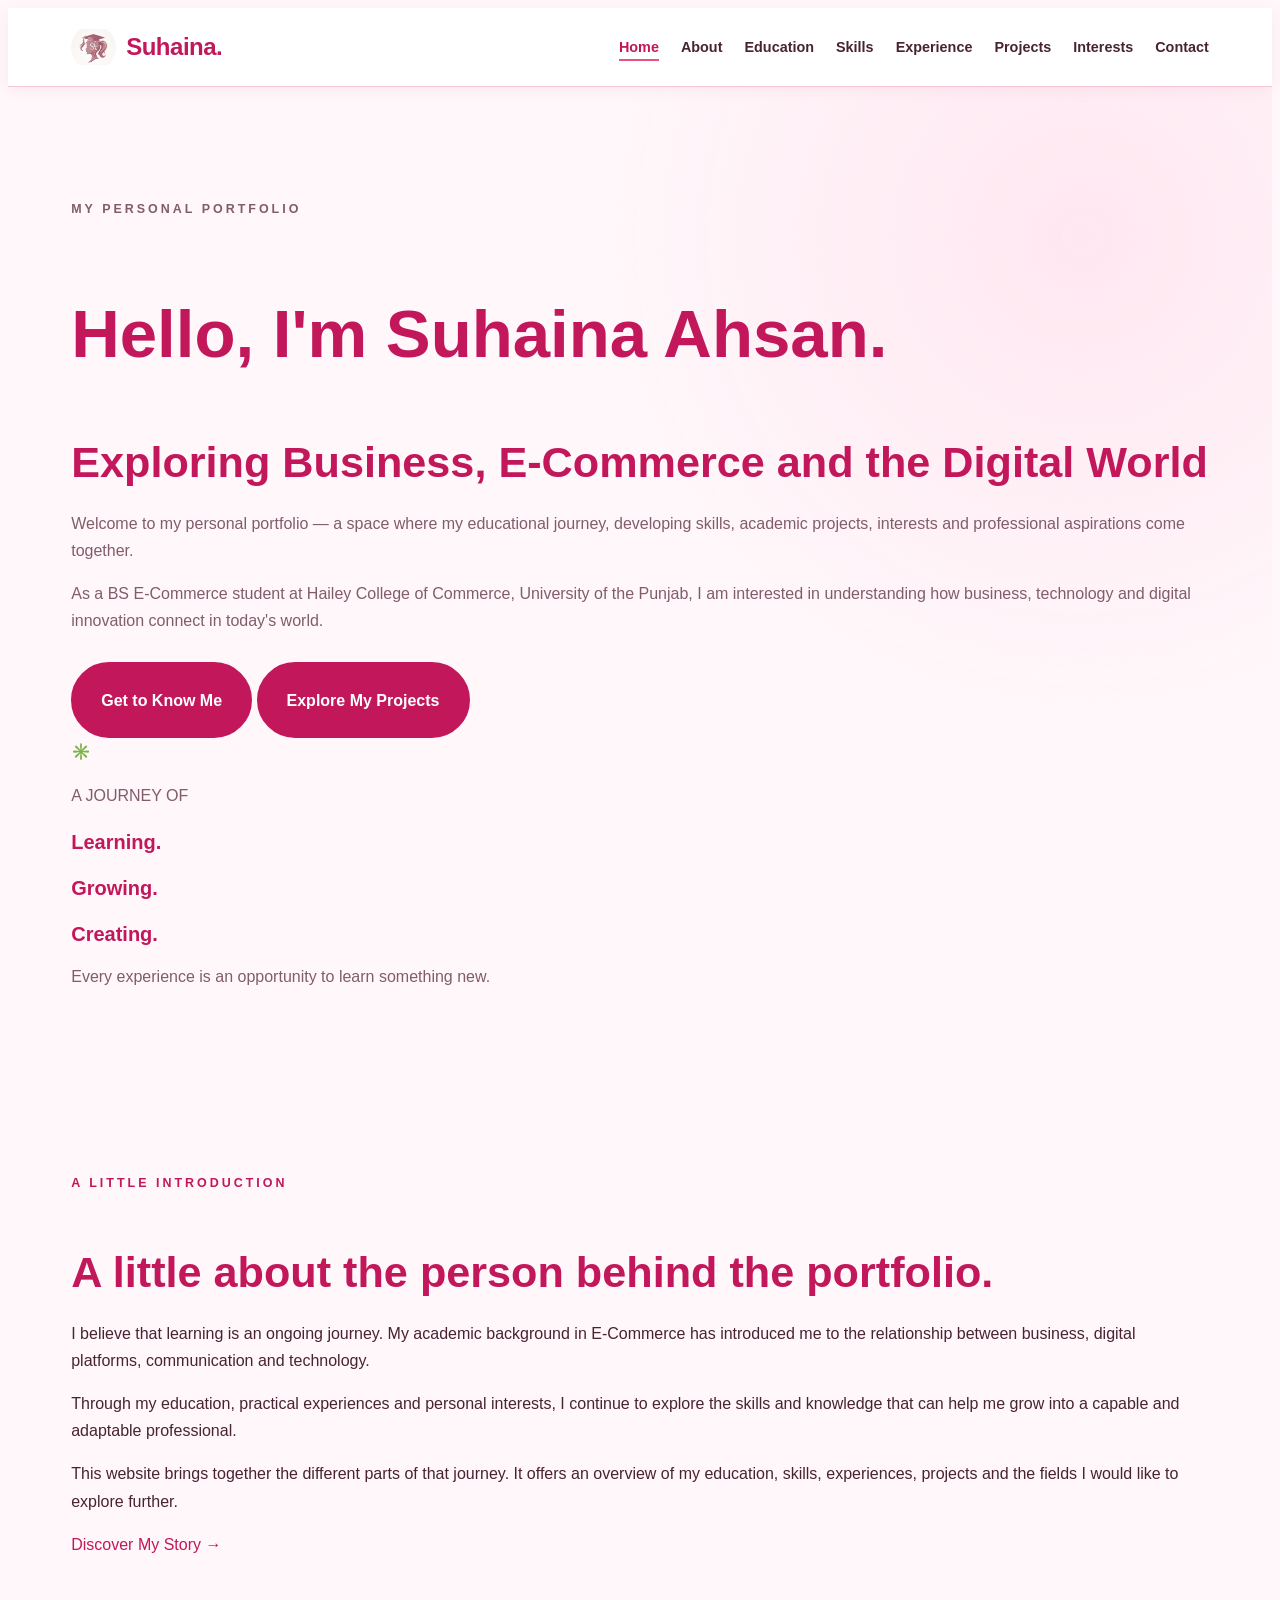
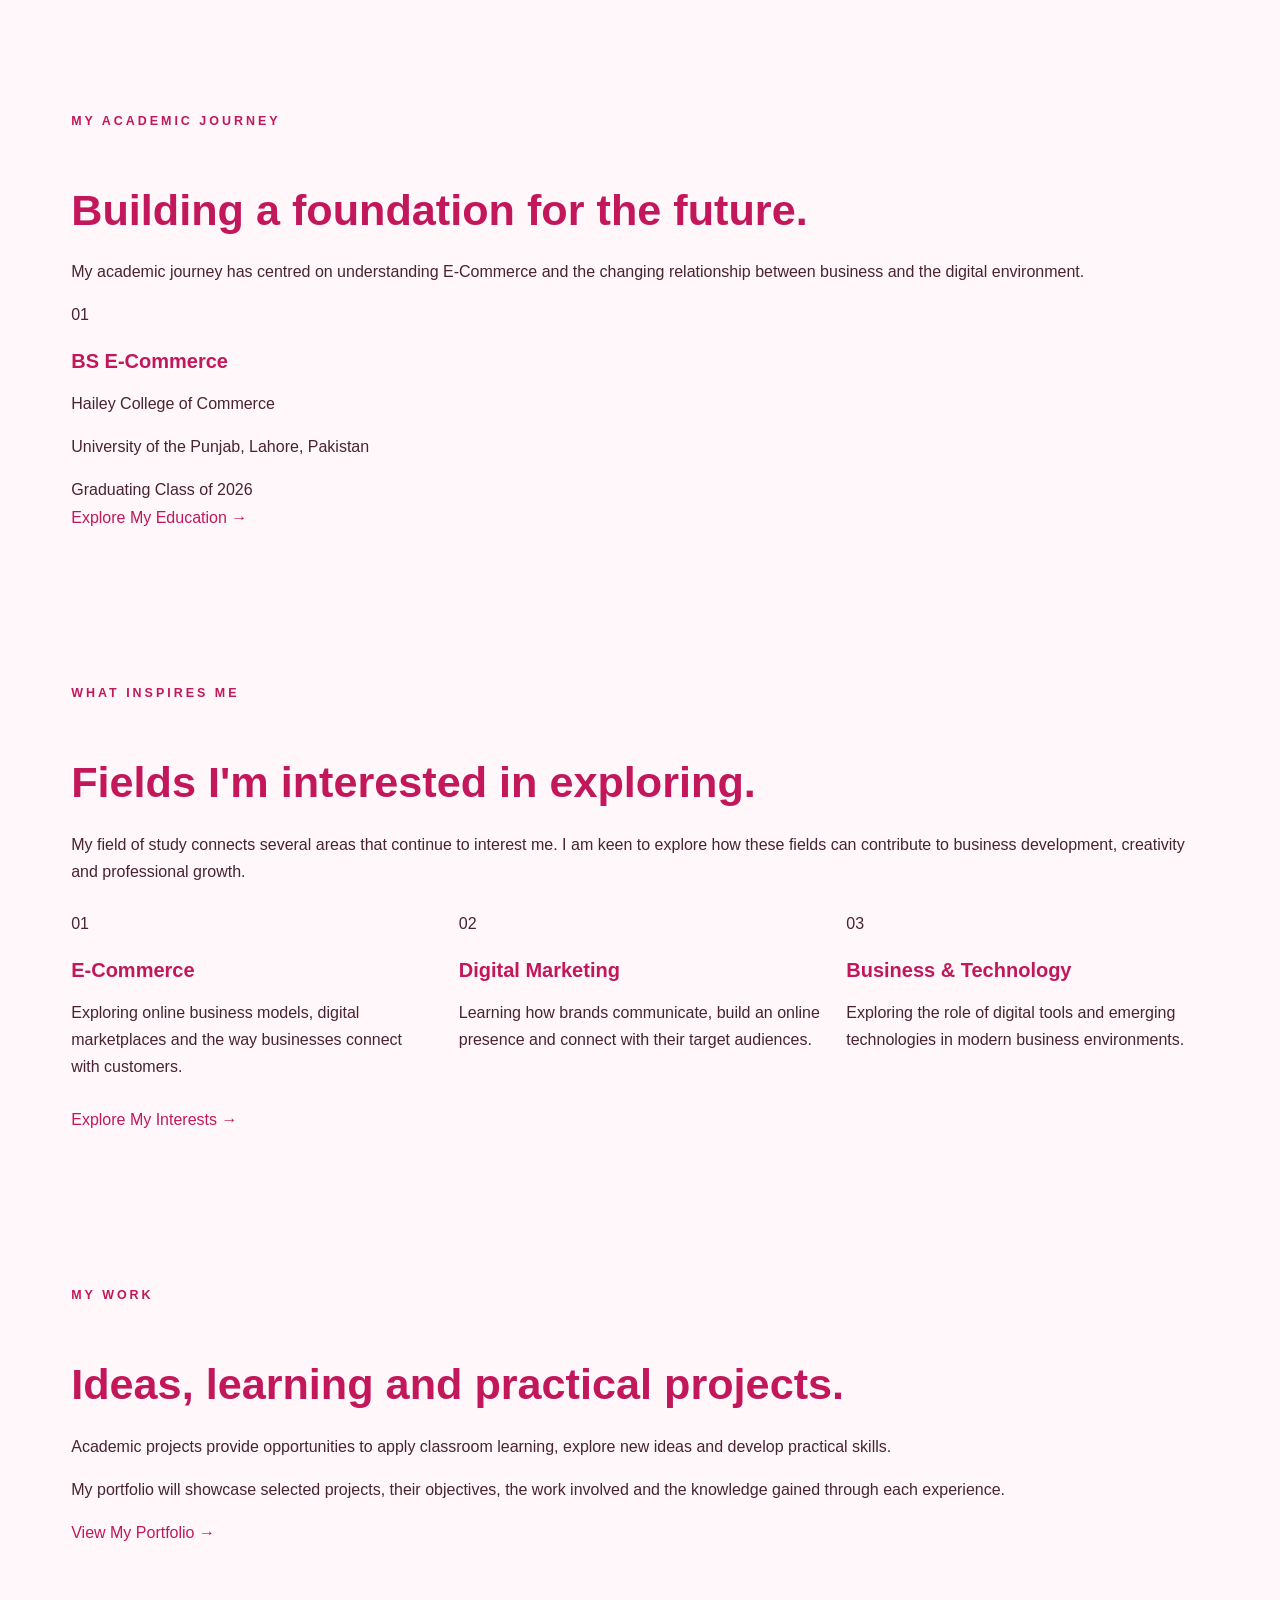
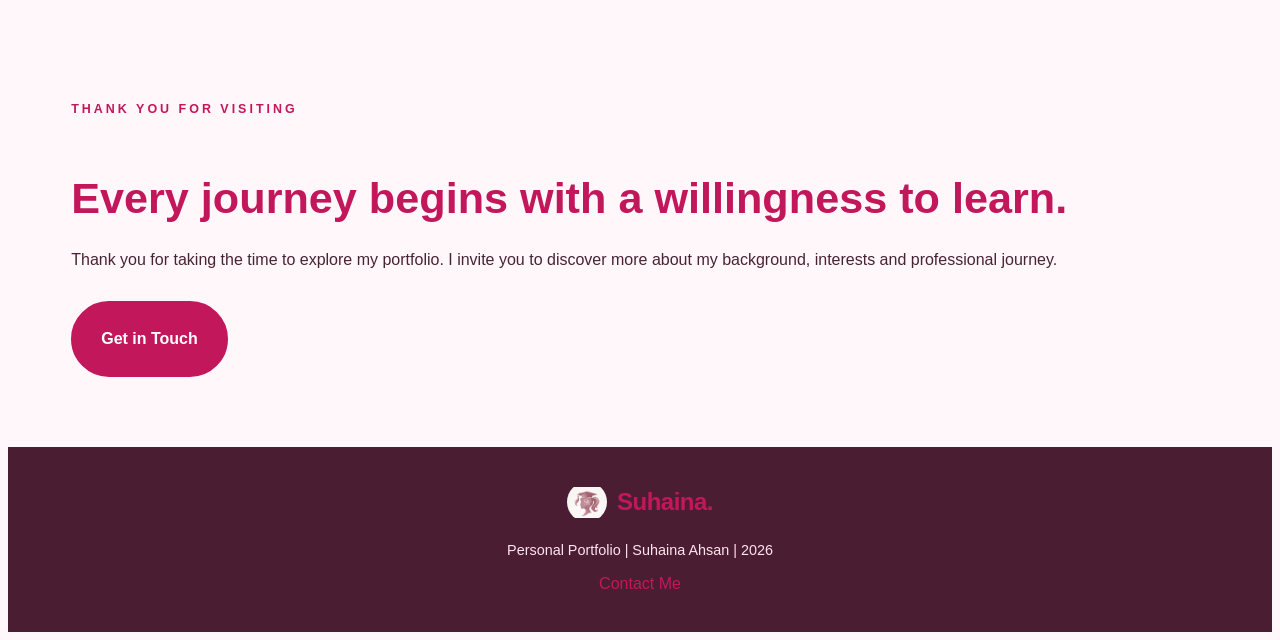
<file: index.html>
<!DOCTYPE html>

<html lang="en">

<head>

<link rel="icon" type="image/png" href="favicon.png">

<meta charset="UTF-8">

<meta name="viewport" content="width=device-width, initial-scale=1.0">



<title>Suhaina Ahsan | Personal Portfolio</title>

<meta name="description" content="Explore the academic journey, skills, interests and projects of Suhaina Ahsan, a BS E-Commerce student at the University of the Punjab.">



<link rel="stylesheet" href="style.css">

<script src="script.js" defer></script>

</head>



<body>



<!-- Navigation -->

<header class="site-header">

<nav class="navbar container" aria-label="Main navigation">



<a href="index.html" class="logo">

<img src="logo.png" alt="Suhaina Ahsan Logo" class="logo-image">

<span>Suhaina<span>.</span></span>

</a>



<button class="menu-toggle"

aria-label="Toggle navigation"

aria-expanded="false">

☰

</button>



<ul class="nav-links">

<li><a href="index.html" class="active">Home</a></li>

<li><a href="about.html">About</a></li>

<li><a href="education.html">Education</a></li>

<li><a href="skills.html">Skills</a></li>

<li><a href="experience.html">Experience</a></li>

<li><a href="projects.html">Projects</a></li>

<li><a href="interests.html">Interests</a></li>

<li><a href="contact.html">Contact</a></li>

</ul>



</nav>

</header>



<main>



<!-- Hero Section -->

<section class="hero home-hero">

<div class="container hero-grid">



<div class="hero-content">

<p class="eyebrow">MY PERSONAL PORTFOLIO</p>



<h1>

Hello, I'm

<span class="accent-text">Suhaina Ahsan.</span>

</h1>



<h2>

Exploring Business, E-Commerce

and the Digital World

</h2>



<p class="hero-description">

Welcome to my personal portfolio — a space where

my educational journey, developing skills, academic

projects, interests and professional aspirations

come together.

</p>



<p class="hero-description">

As a BS E-Commerce student at Hailey College of

Commerce, University of the Punjab, I am interested

in understanding how business, technology and

digital innovation connect in today's world.

</p>



<div class="hero-buttons">

<a href="about.html" class="button button-primary">

Get to Know Me

</a>



<a href="projects.html" class="button button-outline">

Explore My Projects

</a>

</div>

</div>



<div class="hero-visual">

<div class="visual-card">

<span class="visual-symbol">✳️</span>

<p class="visual-label">A JOURNEY OF</p>

<h3>Learning.</h3>

<h3>Growing.</h3>

<h3>Creating.</h3>

<div class="visual-divider"></div>



<p class="visual-caption">

Every experience is an opportunity

to learn something new.

</p>

</div>



<span class="decor decor-one"></span>

<span class="decor decor-two"></span>

</div>



</div>

</section>



<!-- Introduction Section -->

<section class="section introduction-section">

<div class="container narrow-container">



<p class="eyebrow">A LITTLE INTRODUCTION</p>



<h2 class="section-title">

A little about the person behind the portfolio.

</h2>



<p class="section-text">

I believe that learning is an ongoing journey.

My academic background in E-Commerce has introduced

me to the relationship between business, digital

platforms, communication and technology.

</p>



<p class="section-text">

Through my education, practical experiences and

personal interests, I continue to explore the

skills and knowledge that can help me grow into

a capable and adaptable professional.

</p>



<p class="section-text">

This website brings together the different parts

of that journey. It offers an overview of my

education, skills, experiences, projects and the

fields I would like to explore further.

</p>



<a href="about.html" class="text-link">

Discover My Story →

</a>



</div>

</section>



<!-- Education Preview -->

<section class="section education-preview">

<div class="container">



<p class="eyebrow">MY ACADEMIC JOURNEY</p>



<h2 class="section-title">

Building a foundation for the future.

</h2>



<p class="section-text">

My academic journey has centred on understanding

E-Commerce and the changing relationship between

business and the digital environment.

</p>



<div class="feature-card">

<span class="card-number">01</span>



<div>

<h3>BS E-Commerce</h3>

<p>Hailey College of Commerce</p>

<p>University of the Punjab, Lahore, Pakistan</p>



<span class="card-tag">

Graduating Class of 2026

</span>

</div>

</div>



<a href="education.html" class="text-link">

Explore My Education →

</a>



</div>

</section>



<!-- Interests Preview -->

<section class="section interests-preview">

<div class="container">



<p class="eyebrow">WHAT INSPIRES ME</p>



<h2 class="section-title">

Fields I'm interested in exploring.

</h2>



<p class="section-text">

My field of study connects several areas that

continue to interest me. I am keen to explore

how these fields can contribute to business

development, creativity and professional growth.

</p>



<div class="card-grid">



<article class="interest-card">

<span class="interest-icon">01</span>

<h3>E-Commerce</h3>

<p>

Exploring online business models,

digital marketplaces and the way

businesses connect with customers.

</p>

</article>



<article class="interest-card">

<span class="interest-icon">02</span>

<h3>Digital Marketing</h3>

<p>

Learning how brands communicate,

build an online presence and connect

with their target audiences.

</p>

</article>



<article class="interest-card">

<span class="interest-icon">03</span>

<h3>Business & Technology</h3>

<p>

Exploring the role of digital tools

and emerging technologies in modern

business environments.

</p>

</article>



</div>



<a href="interests.html" class="text-link">

Explore My Interests →

</a>



</div>

</section>



<!-- Projects Preview -->

<section class="section projects-preview">

<div class="container project-intro">



<div>

<p class="eyebrow">MY WORK</p>



<h2 class="section-title">

Ideas, learning and practical projects.

</h2>

</div>



<div>

<p class="section-text">

Academic projects provide opportunities to

apply classroom learning, explore new ideas

and develop practical skills.

</p>



<p class="section-text">

My portfolio will showcase selected projects,

their objectives, the work involved and the

knowledge gained through each experience.

</p>



<a href="projects.html" class="text-link">

View My Portfolio →

</a>

</div>



</div>

</section>



<!-- Closing Section -->

<section class="closing-section">

<div class="container closing-content">



<p class="eyebrow">THANK YOU FOR VISITING</p>



<h2>

Every journey begins with a willingness to learn.

</h2>



<p>

Thank you for taking the time to explore my portfolio.

I invite you to discover more about my background,

interests and professional journey.

</p>



<a href="contact.html" class="button button-light">

Get in Touch

</a>



</div>

</section>



</main>



<!-- Footer -->

<footer class="site-footer">

<div class="container footer-content">



<a href="index.html" class="logo footer-logo">

<img src="logo.png" alt="Suhaina Ahsan Logo" class="logo-image">

<span>Suhaina<span>.</span></span>

</a>



<p>

Personal Portfolio | Suhaina Ahsan | 2026

</p>



<a href="contact.html" class="footer-link">

Contact Me

</a>



</div>

</footer>



</body>

</html>
</file>
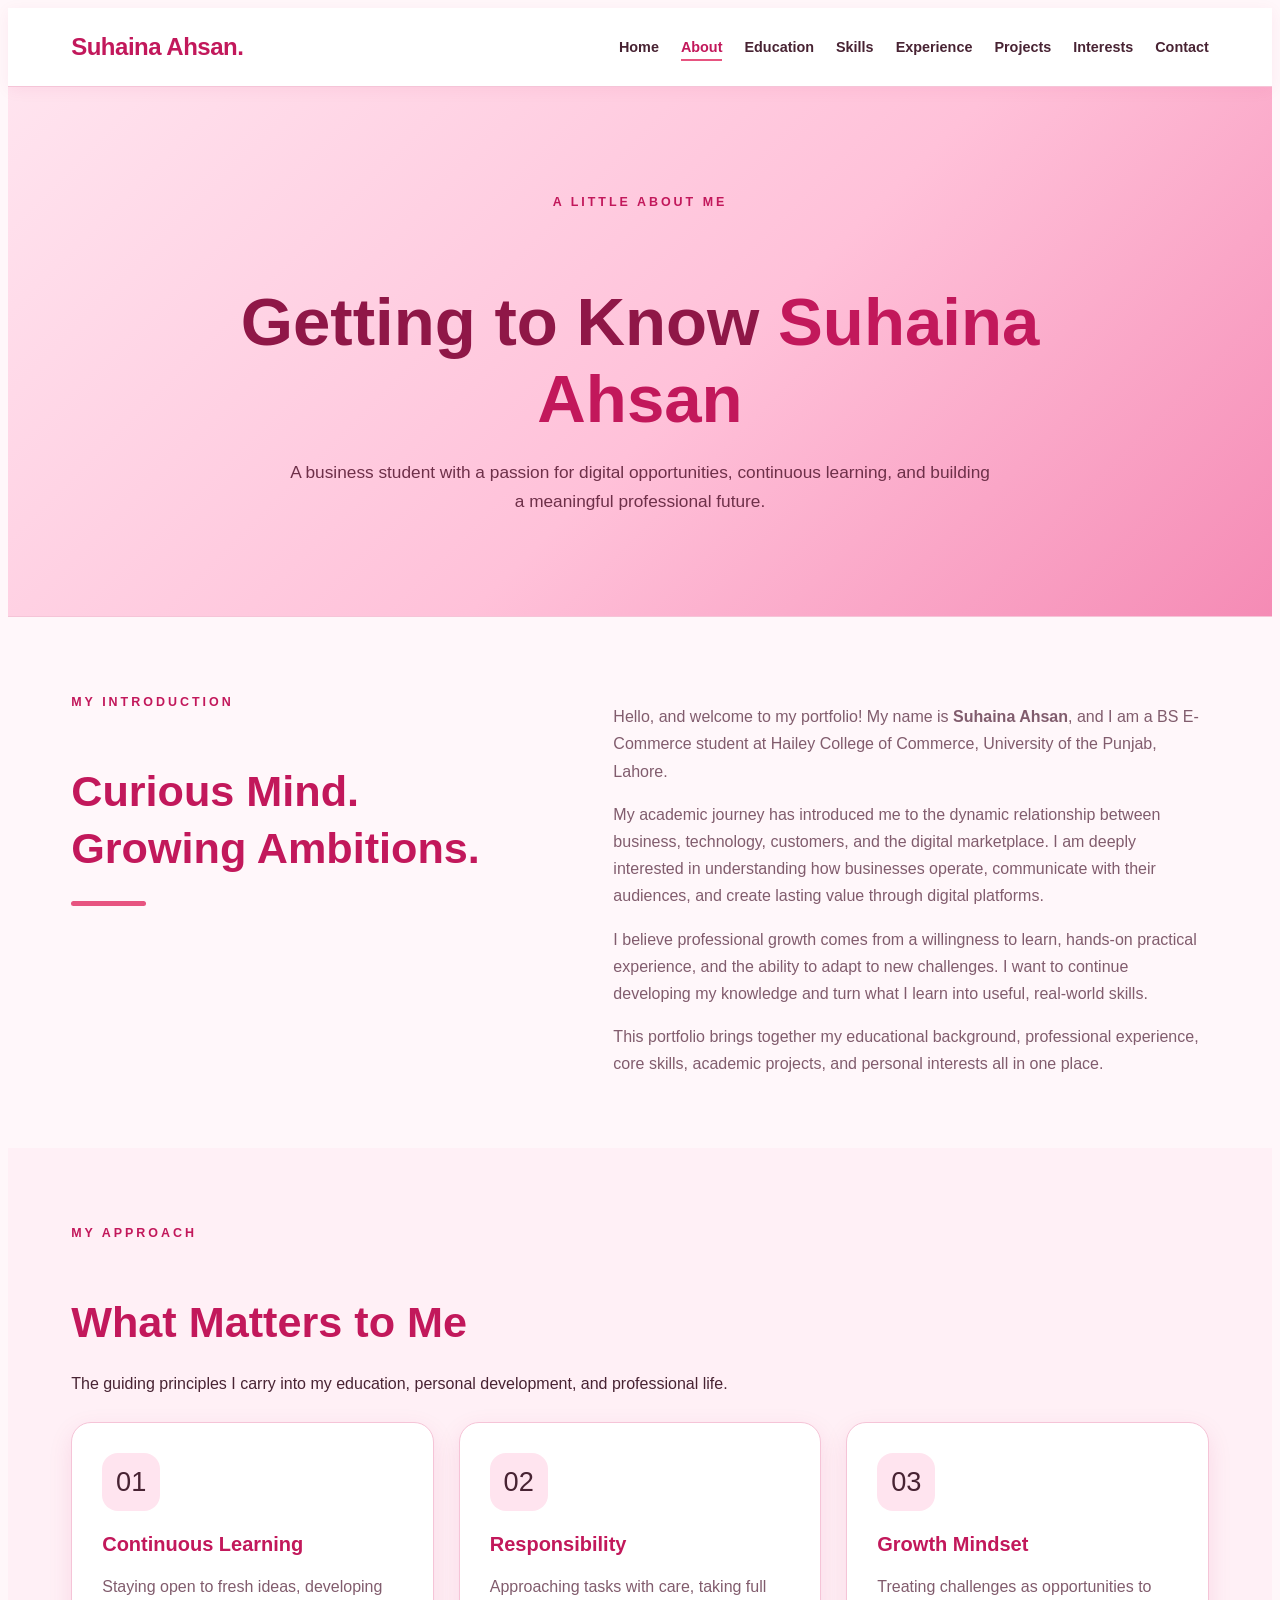
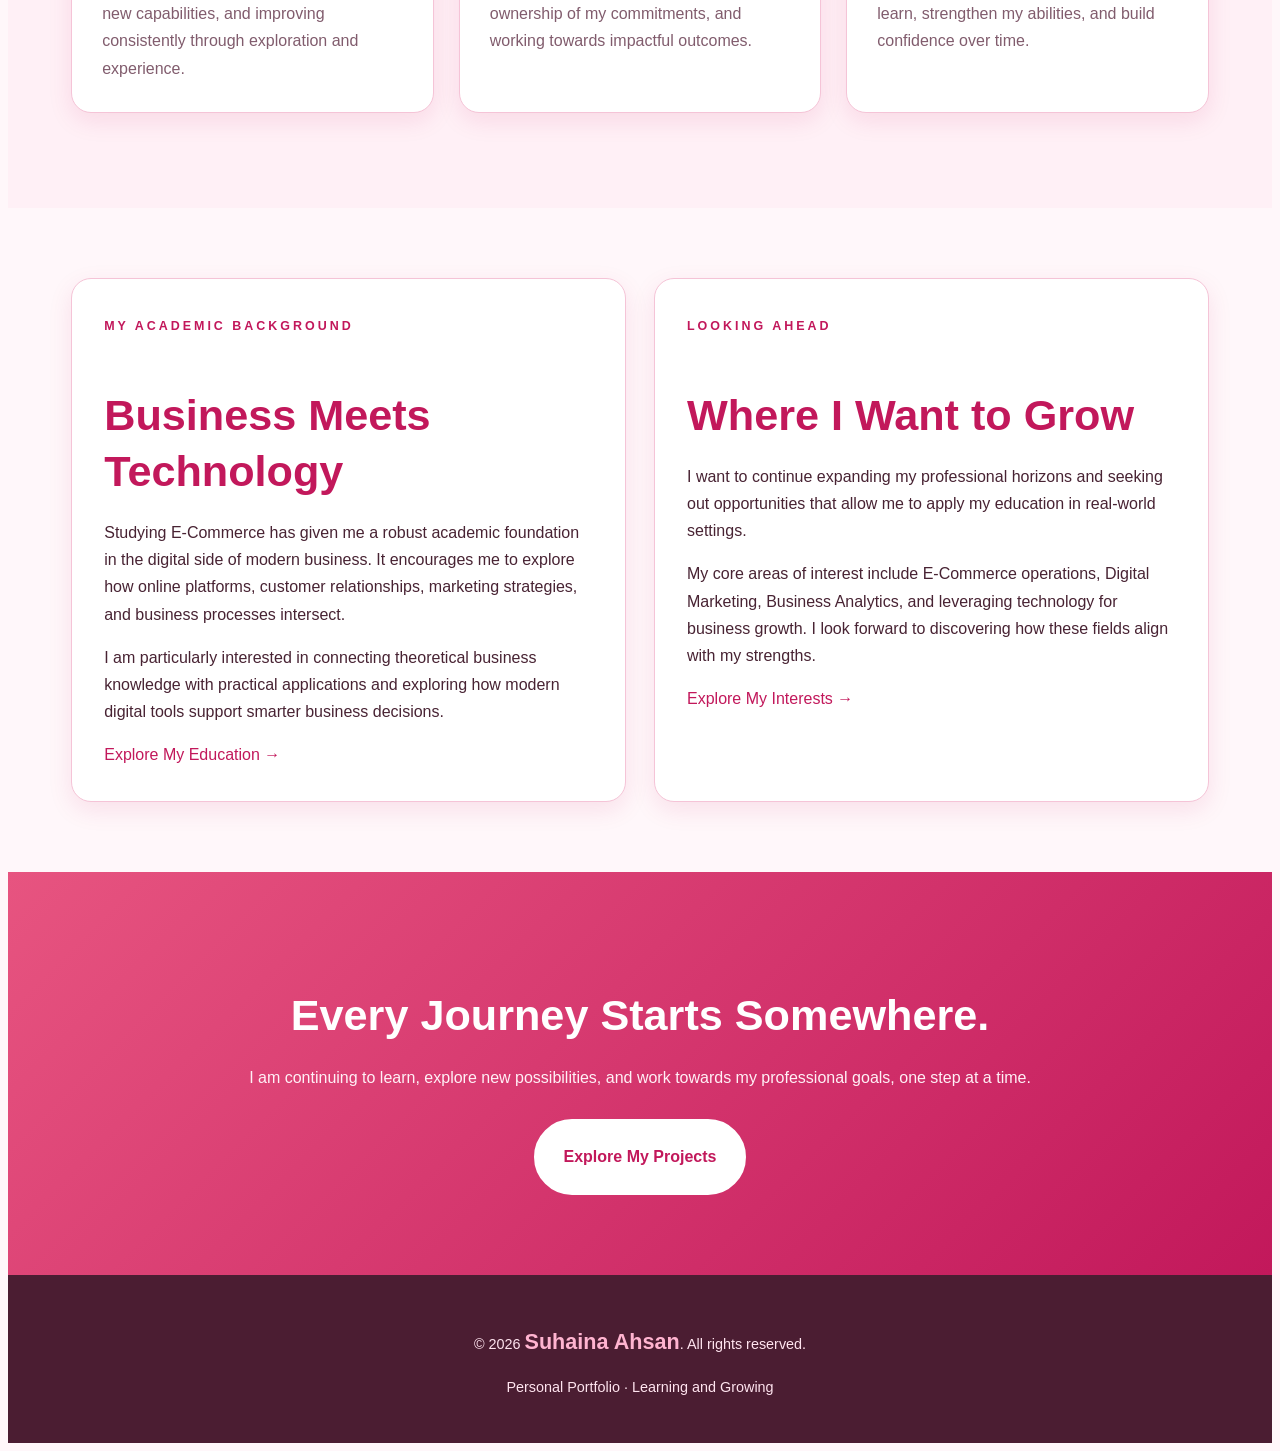
<file: about.html>
<!DOCTYPE html>
<html lang="en">
<head>
  <meta charset="UTF-8">
  <meta name="viewport" content="width=device-width, initial-scale=1.0">
  <meta name="description" content="Learn more about Suhaina Ahsan, her academic background as a BS E-Commerce student at Hailey College of Commerce, her core values, and professional aspirations.">

  <title>About Me | Suhaina Ahsan — Personal Portfolio</title>

  <link rel="stylesheet" href="style.css">
  <script src="script.js" defer></script>
</head>

<body>

  <!-- Skip Link for Accessibility -->
  <a href="#main-content" class="skip-link" style="position: absolute; left: -9999px; z-index: 999; padding: 1em; background: var(--sage-dark); color: var(--white);">Skip to main content</a>

  <!-- Navigation -->
  <header class="site-header">
    <nav class="container nav-container" aria-label="Main navigation">

      <a href="index.html" class="logo">Suhaina Ahsan.</a>

      <button
        class="menu-toggle"
        type="button"
        aria-label="Open navigation menu"
        aria-expanded="false"
        aria-controls="main-navigation">
        ☰
      </button>

      <ul class="nav-links" id="main-navigation">
        <li><a href="index.html">Home</a></li>
        <li><a href="about.html" class="active" aria-current="page">About</a></li>
        <li><a href="education.html">Education</a></li>
        <li><a href="skills.html">Skills</a></li>
        <li><a href="experience.html">Experience</a></li>
        <li><a href="projects.html">Projects</a></li>
        <li><a href="interests.html">Interests</a></li>
        <li><a href="contact.html">Contact</a></li>
      </ul>

    </nav>
  </header>

  <!-- Page Introduction -->
  <main id="main-content">

    <section class="page-hero">
      <div class="container page-hero-content">

        <span class="eyebrow">A Little About Me</span>

        <h1>Getting to Know <span>Suhaina Ahsan</span></h1>

        <p>
          A business student with a passion for digital opportunities,
          continuous learning, and building a meaningful professional future.
        </p>

      </div>
    </section>

    <!-- Personal Introduction -->
    <section>
      <div class="container intro-grid">

        <div class="intro-title">
          <span class="eyebrow">My Introduction</span>

          <h2>Curious Mind.<br>Growing Ambitions.</h2>

          <div class="divider"></div>
        </div>

        <div class="intro-content">

          <p>
            Hello, and welcome to my portfolio! My name is
            <strong>Suhaina Ahsan</strong>, and I am a BS E-Commerce
            student at Hailey College of Commerce, University of the Punjab,
            Lahore.
          </p>

          <p>
            My academic journey has introduced me to the dynamic relationship
            between business, technology, customers, and the digital
            marketplace. I am deeply interested in understanding how businesses
            operate, communicate with their audiences, and create lasting value
            through digital platforms.
          </p>

          <p>
            I believe professional growth comes from a willingness to learn,
            hands-on practical experience, and the ability to adapt to new challenges.
            I want to continue developing my knowledge and turn what I learn
            into useful, real-world skills.
          </p>

          <p>
            This portfolio brings together my educational background,
            professional experience, core skills, academic projects, and personal interests
            all in one place.
          </p>

        </div>

      </div>
    </section>

    <!-- What Matters to Me -->
    <section class="soft-section">
      <div class="container">

        <div class="section-heading">
          <span class="eyebrow">My Approach</span>

          <h2>What Matters to Me</h2>

          <p>
            The guiding principles I carry into my education,
            personal development, and professional life.
          </p>
        </div>

        <div class="card-grid">

          <article class="info-card">
            <div class="card-icon" aria-hidden="true">01</div>

            <h3>Continuous Learning</h3>

            <p>
              Staying open to fresh ideas, developing new capabilities,
              and improving consistently through exploration and experience.
            </p>
          </article>

          <article class="info-card">
            <div class="card-icon" aria-hidden="true">02</div>

            <h3>Responsibility</h3>

            <p>
              Approaching tasks with care, taking full ownership of my
              commitments, and working towards impactful outcomes.
            </p>
          </article>

          <article class="info-card">
            <div class="card-icon" aria-hidden="true">03</div>

            <h3>Growth Mindset</h3>

            <p>
              Treating challenges as opportunities to learn, strengthen
              my abilities, and build confidence over time.
            </p>
          </article>

        </div>

      </div>
    </section>

    <!-- Academic Background -->
    <section>
      <div class="container about-layout">

        <article class="about-panel">

          <span class="eyebrow">My Academic Background</span>

          <h2>Business Meets Technology</h2>

          <p>
            Studying E-Commerce has given me a robust academic foundation
            in the digital side of modern business. It encourages me to
            explore how online platforms, customer relationships,
            marketing strategies, and business processes intersect.
          </p>

          <p>
            I am particularly interested in connecting theoretical business knowledge
            with practical applications and exploring how modern digital tools
            support smarter business decisions.
          </p>

          <a href="education.html" class="text-link">
            Explore My Education →
          </a>

        </article>

        <article class="about-panel">

          <span class="eyebrow">Looking Ahead</span>

          <h2>Where I Want to Grow</h2>

          <p>
            I want to continue expanding my professional horizons
            and seeking out opportunities that allow me to apply my
            education in real-world settings.
          </p>

          <p>
            My core areas of interest include E-Commerce operations, Digital Marketing,
            Business Analytics, and leveraging technology for business growth.
            I look forward to discovering how these fields align with my strengths.
          </p>

          <a href="interests.html" class="text-link">
            Explore My Interests →
          </a>

        </article>

      </div>
    </section>

    <!-- Closing Section -->
    <section class="cta-section">
      <div class="container">

        <h2>Every Journey Starts Somewhere.</h2>

        <p>
          I am continuing to learn, explore new possibilities,
          and work towards my professional goals, one step at a time.
        </p>

        <a href="projects.html" class="button">
          Explore My Projects
        </a>

      </div>
    </section>

  </main>

  <!-- Footer -->
  <footer class="site-footer">
    <div class="container footer-content">

      <p>
        &copy; <span class="current-year">2026</span>
        <span class="footer-name">Suhaina Ahsan</span>.
        All rights reserved.
      </p>

      <p>Personal Portfolio · Learning and Growing</p>

    </div>
  </footer>

</body>
</html>
</file>
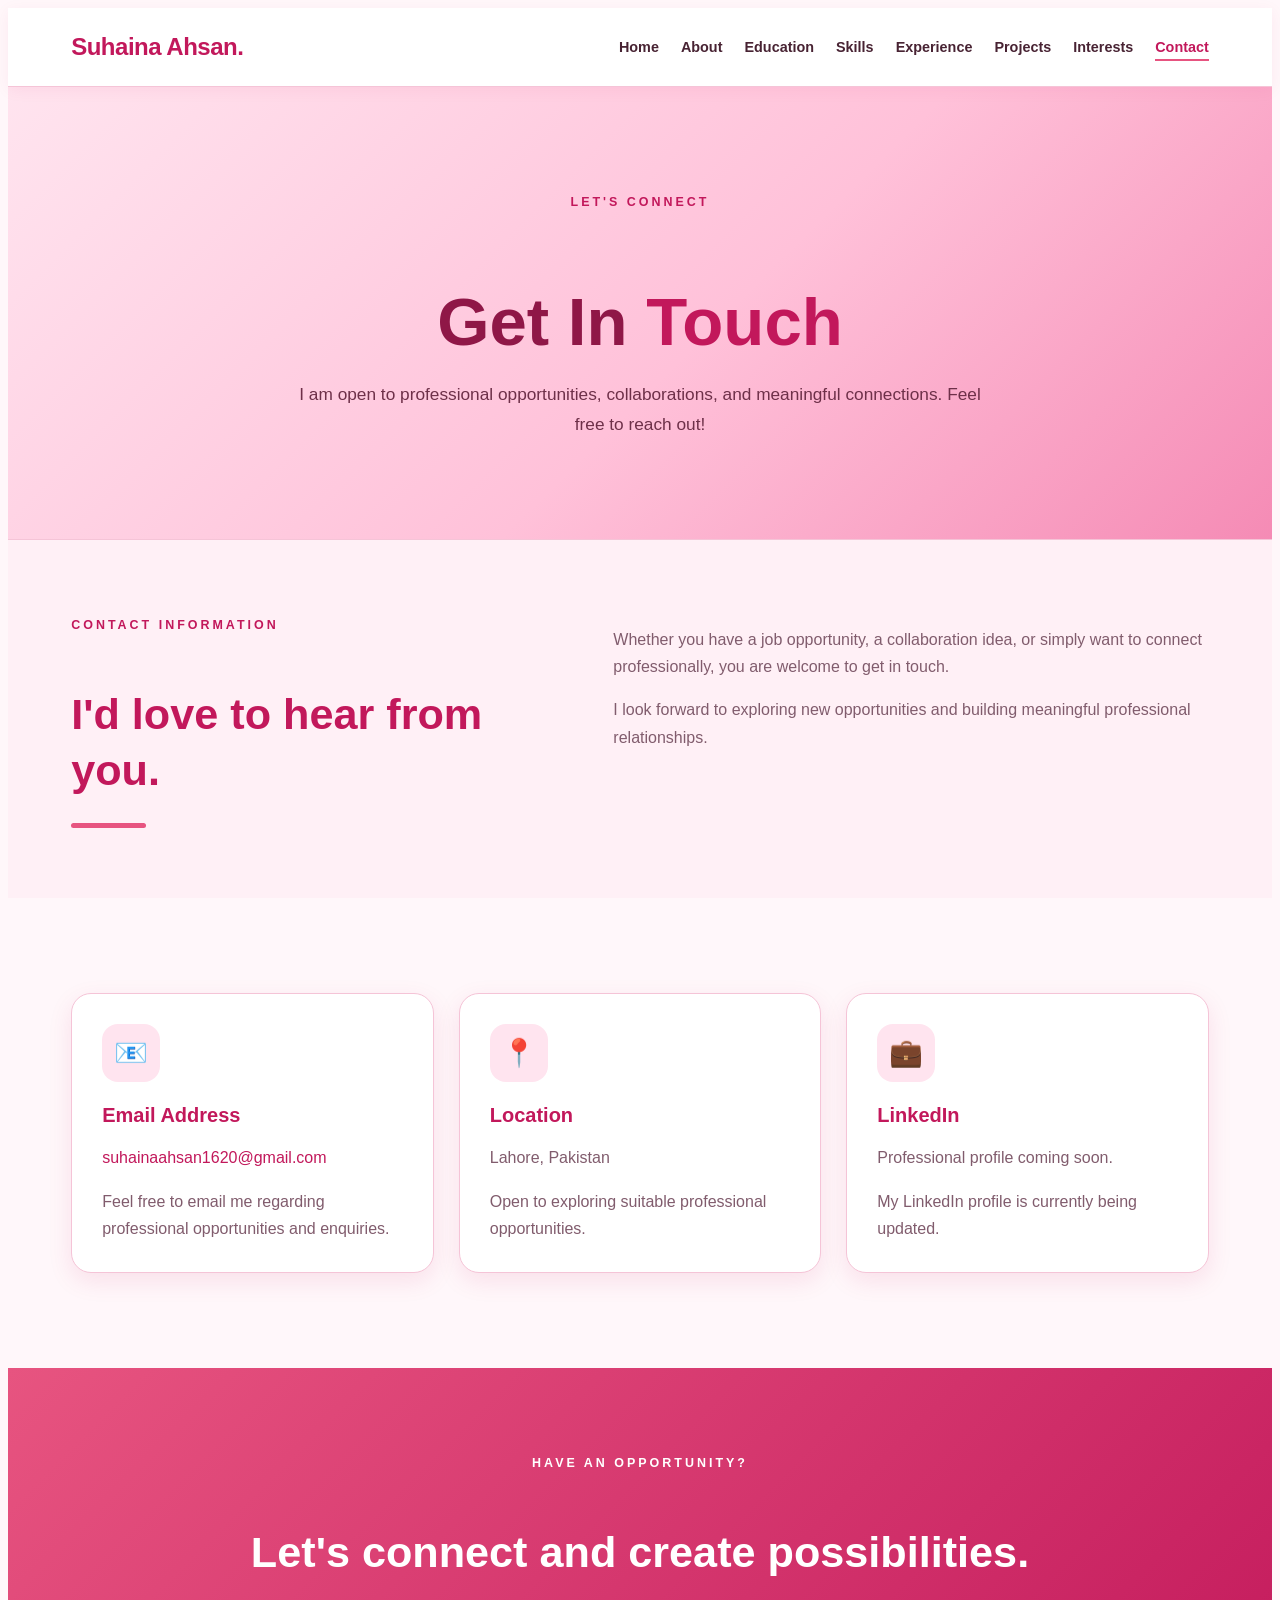
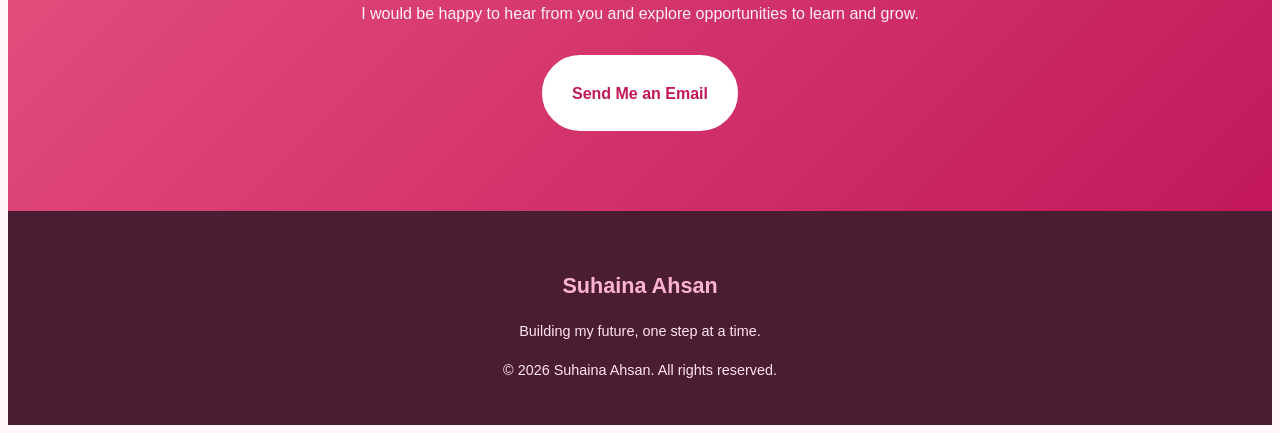
<file: contact.html>
<!DOCTYPE html>
<html lang="en">
<head>
    <meta charset="UTF-8">
    <meta name="viewport" content="width=device-width, initial-scale=1.0">
    <meta name="description" content="Get in touch with Suhaina Ahsan via email or explore her professional location and opportunities in Lahore, Pakistan.">
    <title>Contact | Suhaina Ahsan — Personal Portfolio</title>

    <link rel="stylesheet" href="style.css">
    <script src="script.js" defer></script>
</head>

<body>

<!-- Skip Link for Accessibility -->
<a href="#main-content" class="skip-link">Skip to main content</a>

<header class="site-header">
    <nav class="container nav-container" aria-label="Main navigation">

        <a href="index.html" class="logo">Suhaina Ahsan.</a>

        <button class="menu-toggle"
                type="button"
                aria-label="Open navigation menu"
                aria-controls="main-navigation"
                aria-expanded="false">
            ☰
        </button>

        <ul class="nav-links" id="main-navigation">
            <li><a href="index.html">Home</a></li>
            <li><a href="about.html">About</a></li>
            <li><a href="education.html">Education</a></li>
            <li><a href="skills.html">Skills</a></li>
            <li><a href="experience.html">Experience</a></li>
            <li><a href="projects.html">Projects</a></li>
            <li><a href="interests.html">Interests</a></li>
            <li><a href="contact.html" class="active" aria-current="page">Contact</a></li>
        </ul>

    </nav>
</header>

<main id="main-content">

    <section class="page-hero">
        <div class="container page-hero-content">

            <span class="eyebrow">LET'S CONNECT</span>

            <h1>Get In <span>Touch</span></h1>

            <p>
                I am open to professional opportunities,
                collaborations, and meaningful connections.
                Feel free to reach out!
            </p>

        </div>
    </section>

    <section class="soft-section">
        <div class="container intro-grid">

            <div class="intro-title">
                <span class="eyebrow">CONTACT INFORMATION</span>
                <h2>I'd love to hear from you.</h2>
                <div class="divider"></div>
            </div>

            <div class="intro-content">
                <p>
                    Whether you have a job opportunity,
                    a collaboration idea, or simply want
                    to connect professionally, you are
                    welcome to get in touch.
                </p>

                <p>
                    I look forward to exploring new
                    opportunities and building meaningful
                    professional relationships.
                </p>
            </div>

        </div>
    </section>

    <section class="container" style="padding: 70px 0;">

        <div class="card-grid">

            <div class="info-card">
                <div class="card-icon" aria-hidden="true">📧</div>

                <h3>Email Address</h3>

                <p>
                    <a href="mailto:suhainaahsan1620@gmail.com">
                        suhainaahsan1620@gmail.com
                    </a>
                </p>

                <p>
                    Feel free to email me regarding
                    professional opportunities and enquiries.
                </p>
            </div>

            <div class="info-card">
                <div class="card-icon" aria-hidden="true">📍</div>

                <h3>Location</h3>

                <p>Lahore, Pakistan</p>

                <p>
                    Open to exploring suitable professional
                    opportunities.
                </p>
            </div>

            <div class="info-card">
                <div class="card-icon" aria-hidden="true">💼</div>

                <h3>LinkedIn</h3>

                <p>Professional profile coming soon.</p>

                <p>
                    My LinkedIn profile is currently being updated.
                </p>
            </div>

        </div>

    </section>

    <section class="cta-section">

        <div class="container">

            <span class="eyebrow">HAVE AN OPPORTUNITY?</span>

            <h2>Let's connect and create possibilities.</h2>

            <p>
                I would be happy to hear from you
                and explore opportunities to learn and grow.
            </p>

            <a href="mailto:suhainaahsan1620@gmail.com" class="button">
                Send Me an Email
            </a>

        </div>

    </section>

</main>

<footer class="site-footer">

    <div class="container footer-content">

        <p class="footer-name">Suhaina Ahsan</p>

        <p>Building my future, one step at a time.</p>

        <p>
            &copy; <span class="current-year">2026</span>
            Suhaina Ahsan. All rights reserved.
        </p>

    </div>

</footer>

</body>
</html>
</file>
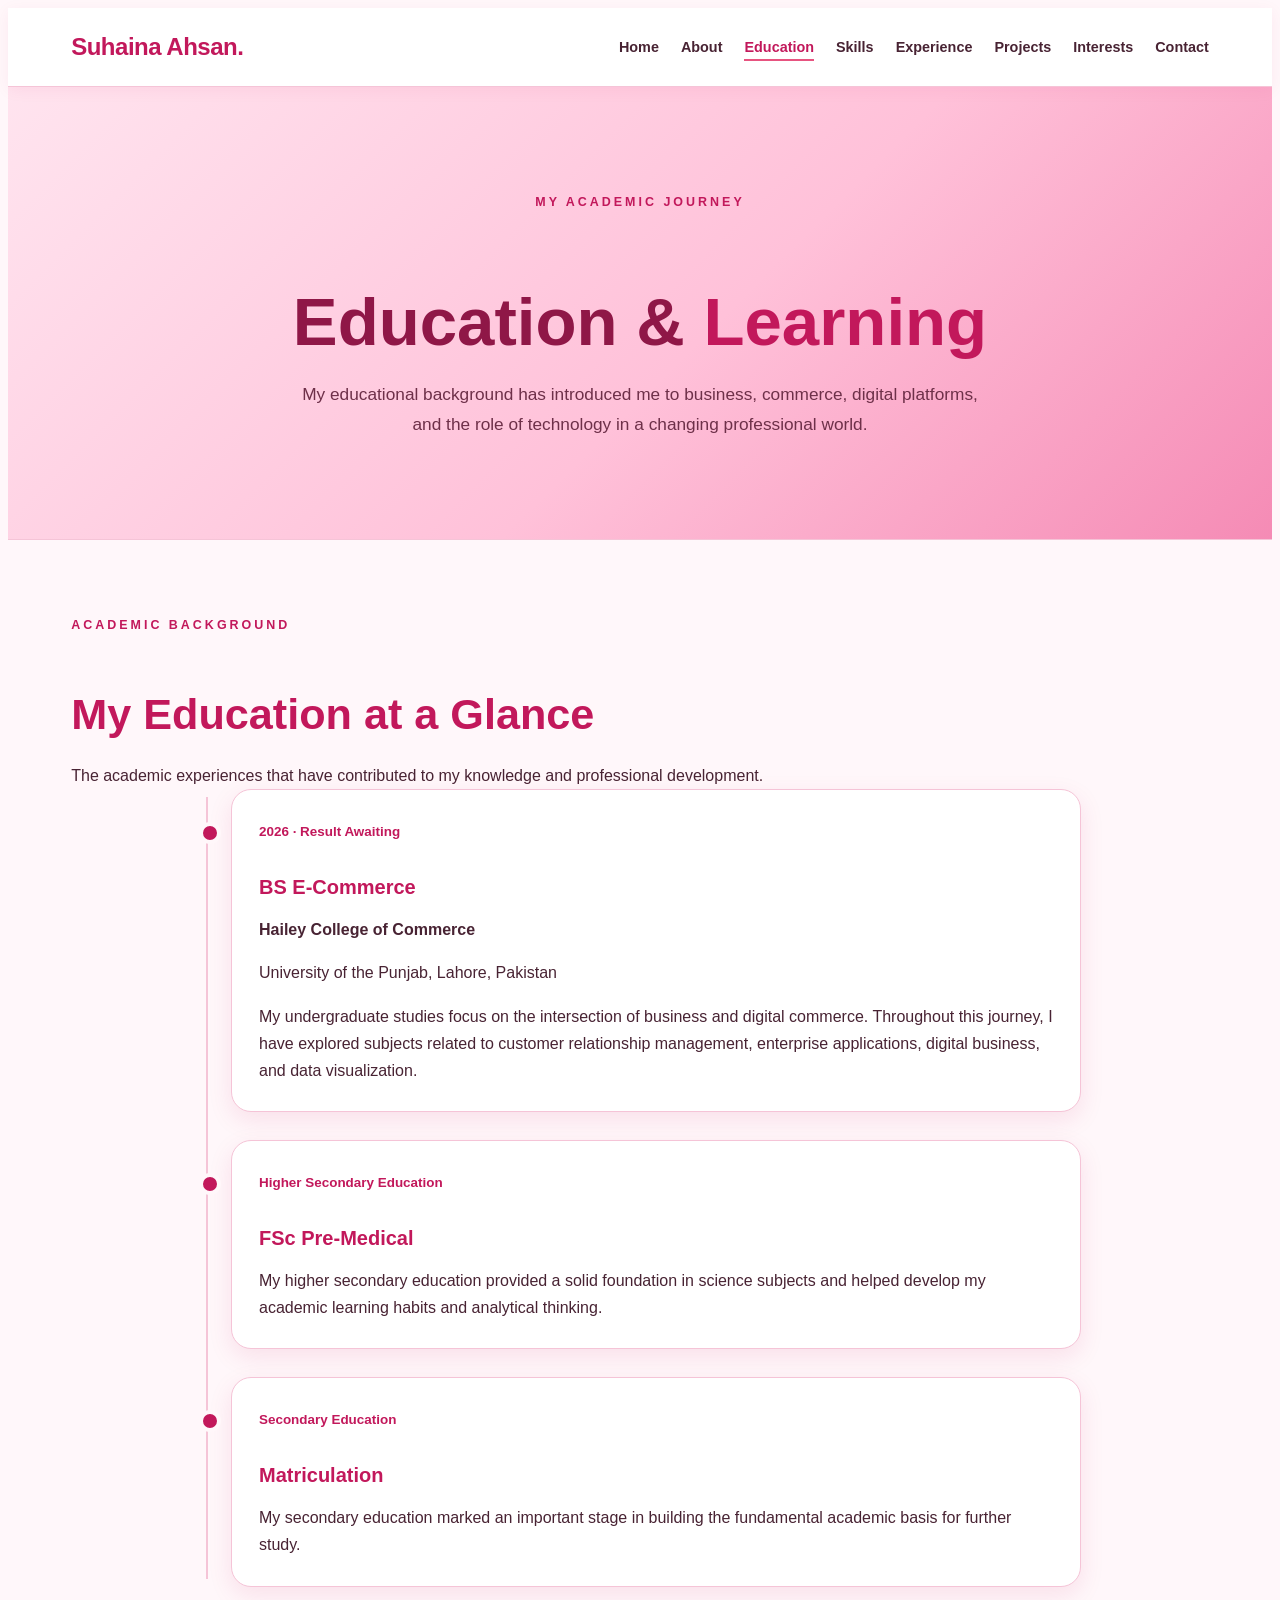
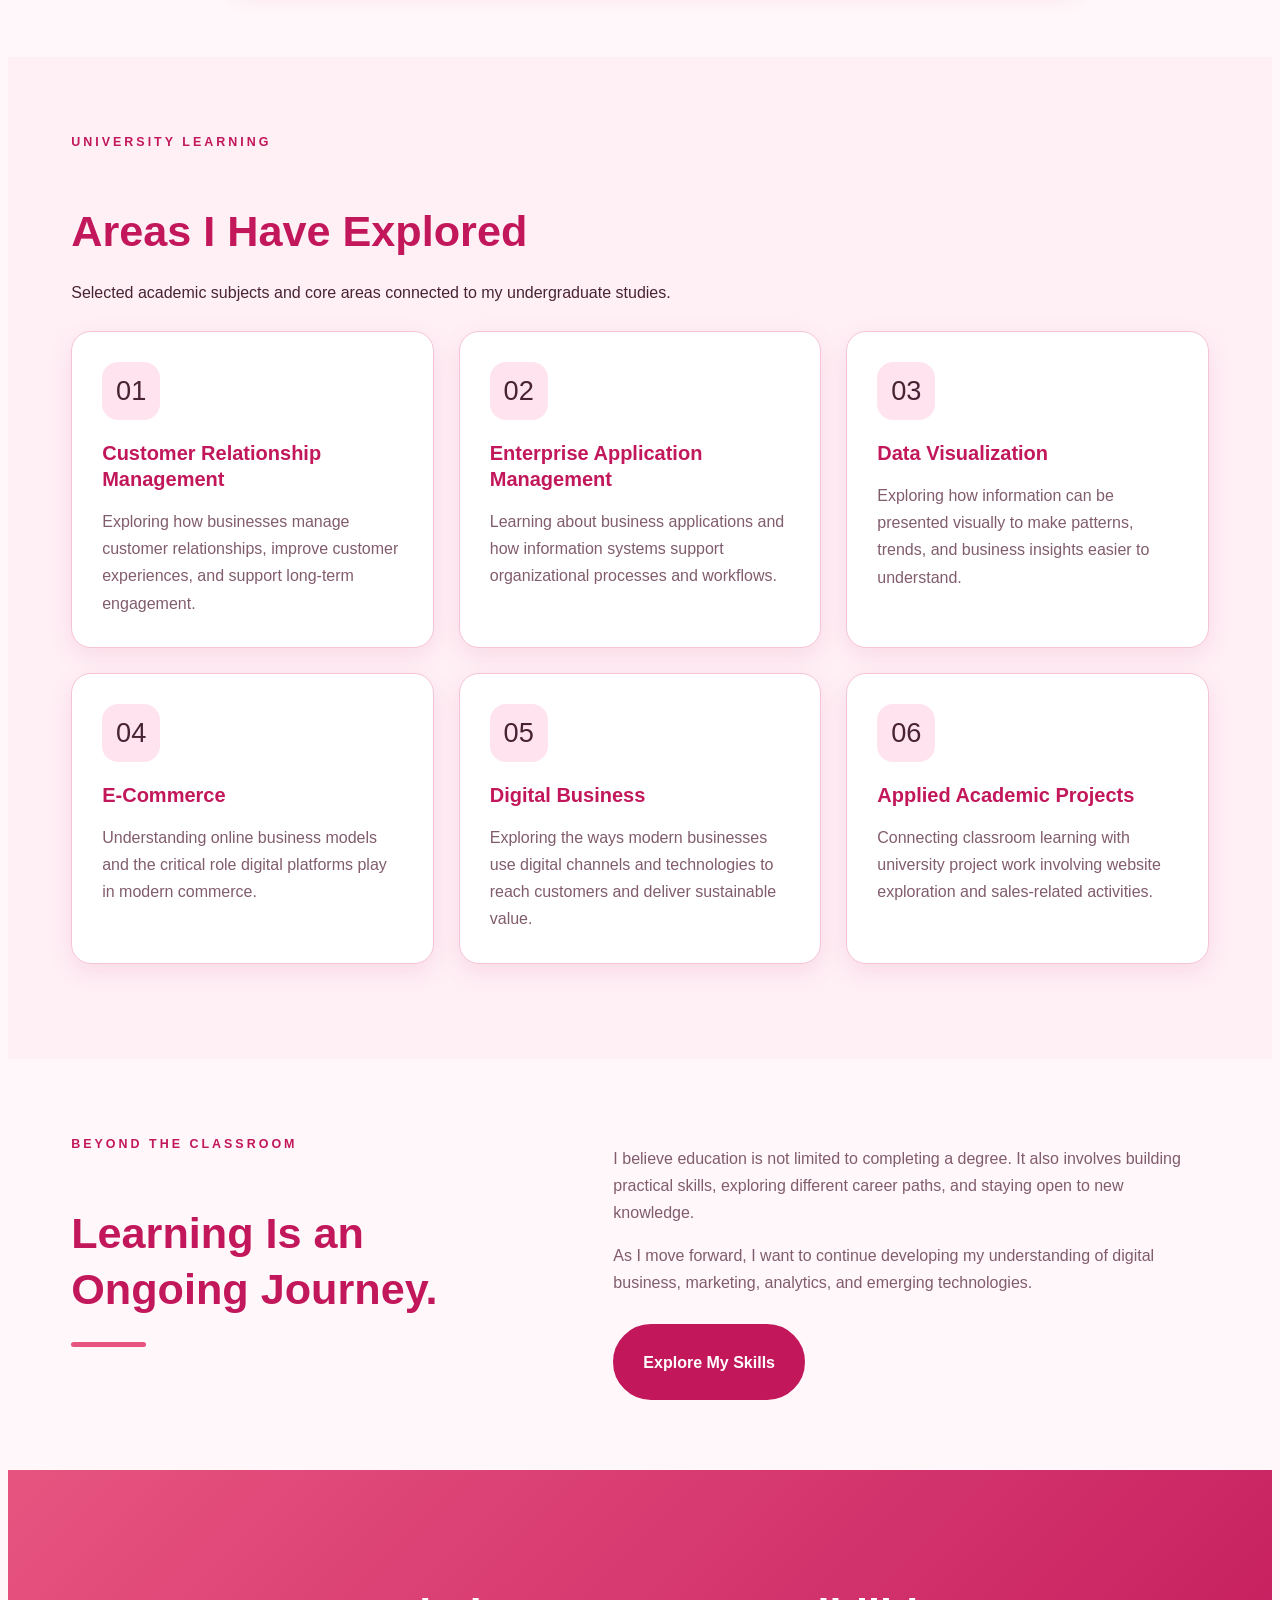
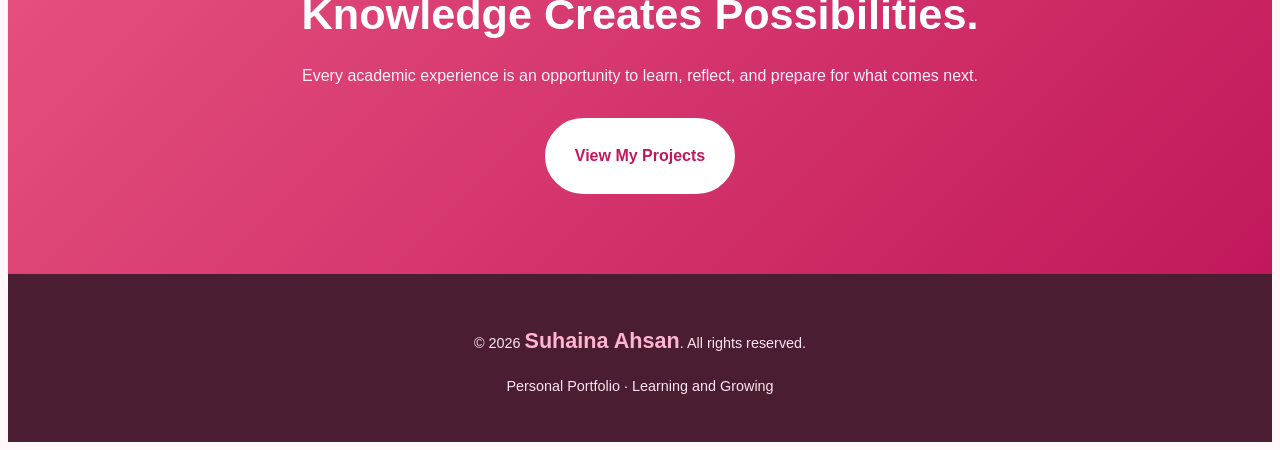
<file: education.html>
<!DOCTYPE html>
<html lang="en">
<head>
  <meta charset="UTF-8">
  <meta name="viewport" content="width=device-width, initial-scale=1.0">
  <meta name="description" content="Explore Suhaina Ahsan's educational background, academic journey in E-Commerce at Hailey College of Commerce, and university coursework.">
  
  <title>Education | Suhaina Ahsan — Personal Portfolio</title>
  
  <link rel="stylesheet" href="style.css">
  <script src="script.js" defer></script>
</head>

<body>

  <!-- Skip Link for Accessibility -->
  <a href="#main-content" class="skip-link" style="position: absolute; left: -9999px; z-index: 999; padding: 1em; background: var(--sage-dark); color: var(--white);">Skip to main content</a>

  <!-- Navigation -->
  <header class="site-header">
    <nav class="container nav-container" aria-label="Main navigation">
      <a href="index.html" class="logo">Suhaina Ahsan.</a>

      <button class="menu-toggle" type="button"
        aria-label="Open navigation menu" aria-expanded="false"
        aria-controls="main-navigation">☰</button>

      <ul class="nav-links" id="main-navigation">
        <li><a href="index.html">Home</a></li>
        <li><a href="about.html">About</a></li>
        <li><a href="education.html" class="active" aria-current="page">Education</a></li>
        <li><a href="skills.html">Skills</a></li>
        <li><a href="experience.html">Experience</a></li>
        <li><a href="projects.html">Projects</a></li>
        <li><a href="interests.html">Interests</a></li>
        <li><a href="contact.html">Contact</a></li>
      </ul>
    </nav>
  </header>

  <main id="main-content">

    <!-- Page Hero -->
    <section class="page-hero">
      <div class="container page-hero-content">
        <span class="eyebrow">My Academic Journey</span>
        <h1>Education &amp; <span>Learning</span></h1>
        <p>
          My educational background has introduced me to business,
          commerce, digital platforms, and the role of technology
          in a changing professional world.
        </p>
      </div>
    </section>

    <!-- Timeline Section -->
    <section>
      <div class="container">

        <div class="section-heading">
          <span class="eyebrow">Academic Background</span>
          <h2>My Education at a Glance</h2>
          <p>
            The academic experiences that have contributed to my
            knowledge and professional development.
          </p>
        </div>

        <div class="timeline">

          <article class="timeline-item">
            <span class="timeline-date">2026 · Result Awaiting</span>
            <h3>BS E-Commerce</h3>
            <p><strong>Hailey College of Commerce</strong></p>
            <p>University of the Punjab, Lahore, Pakistan</p>
            <p>
              My undergraduate studies focus on the intersection
              of business and digital commerce. Throughout this
              journey, I have explored subjects related to customer
              relationship management, enterprise applications,
              digital business, and data visualization.
            </p>
          </article>

          <article class="timeline-item">
            <span class="timeline-date">Higher Secondary Education</span>
            <h3>FSc Pre-Medical</h3>
            <p>
              My higher secondary education provided a solid foundation
              in science subjects and helped develop my academic
              learning habits and analytical thinking.
            </p>
          </article>

          <article class="timeline-item">
            <span class="timeline-date">Secondary Education</span>
            <h3>Matriculation</h3>
            <p>
              My secondary education marked an important stage
              in building the fundamental academic basis for further study.
            </p>
          </article>

        </div>

      </div>
    </section>

    <!-- University Learning Card Grid -->
    <section class="soft-section">
      <div class="container">

        <div class="section-heading">
          <span class="eyebrow">University Learning</span>
          <h2>Areas I Have Explored</h2>
          <p>
            Selected academic subjects and core areas connected to
            my undergraduate studies.
          </p>
        </div>

        <div class="card-grid">

          <article class="info-card">
            <div class="card-icon" aria-hidden="true">01</div>
            <h3>Customer Relationship Management</h3>
            <p>
              Exploring how businesses manage customer relationships,
              improve customer experiences, and support long-term
              engagement.
            </p>
          </article>

          <article class="info-card">
            <div class="card-icon" aria-hidden="true">02</div>
            <h3>Enterprise Application Management</h3>
            <p>
              Learning about business applications and how
              information systems support organizational processes and workflows.
            </p>
          </article>

          <article class="info-card">
            <div class="card-icon" aria-hidden="true">03</div>
            <h3>Data Visualization</h3>
            <p>
              Exploring how information can be presented visually
              to make patterns, trends, and business insights easier to understand.
            </p>
          </article>

          <article class="info-card">
            <div class="card-icon" aria-hidden="true">04</div>
            <h3>E-Commerce</h3>
            <p>
              Understanding online business models and the critical role
              digital platforms play in modern commerce.
            </p>
          </article>

          <article class="info-card">
            <div class="card-icon" aria-hidden="true">05</div>
            <h3>Digital Business</h3>
            <p>
              Exploring the ways modern businesses use digital channels
              and technologies to reach customers and deliver sustainable value.
            </p>
          </article>

          <article class="info-card">
            <div class="card-icon" aria-hidden="true">06</div>
            <h3>Applied Academic Projects</h3>
            <p>
              Connecting classroom learning with university project
              work involving website exploration and sales-related activities.
            </p>
          </article>

        </div>
      </div>
    </section>

    <!-- Beyond the Classroom Section -->
    <section>
      <div class="container intro-grid">

        <div class="intro-title">
          <span class="eyebrow">Beyond the Classroom</span>
          <h2>Learning Is an Ongoing Journey.</h2>
          <div class="divider"></div>
        </div>

        <div class="intro-content">
          <p>
            I believe education is not limited to completing a degree.
            It also involves building practical skills, exploring
            different career paths, and staying open to new knowledge.
          </p>

          <p>
            As I move forward, I want to continue developing my
            understanding of digital business, marketing, analytics,
            and emerging technologies.
          </p>

          <a href="skills.html" class="button">
            Explore My Skills
          </a>
        </div>

      </div>
    </section>

    <!-- Call to Action -->
    <section class="cta-section">
      <div class="container">
        <h2>Knowledge Creates Possibilities.</h2>
        <p>
          Every academic experience is an opportunity to learn,
          reflect, and prepare for what comes next.
        </p>
        <a href="projects.html" class="button">
          View My Projects
        </a>
      </div>
    </section>

  </main>

  <!-- Footer -->
  <footer class="site-footer">
    <div class="container footer-content">
      <p>
        &copy; <span class="current-year">2026</span>
        <span class="footer-name">Suhaina Ahsan</span>.
        All rights reserved.
      </p>
      <p>Personal Portfolio · Learning and Growing</p>
    </div>
  </footer>

</body>
</html>
</file>
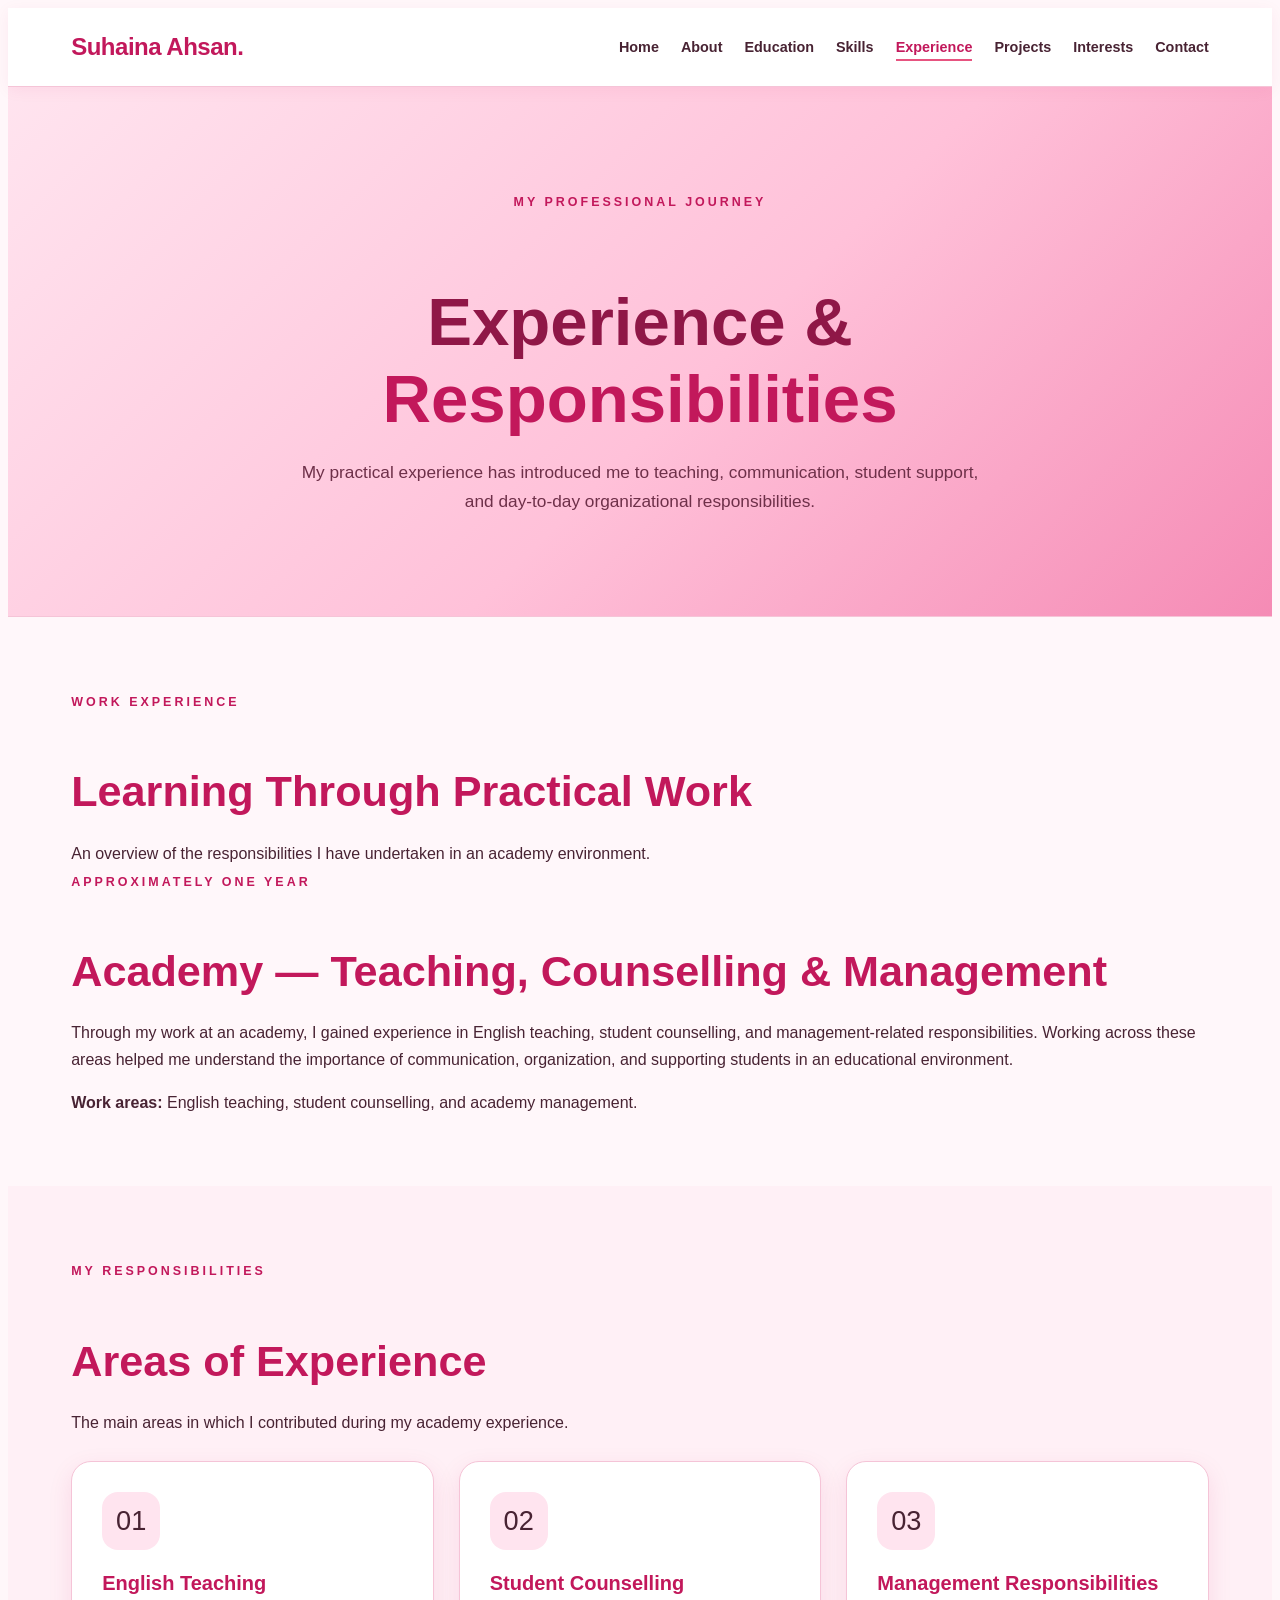
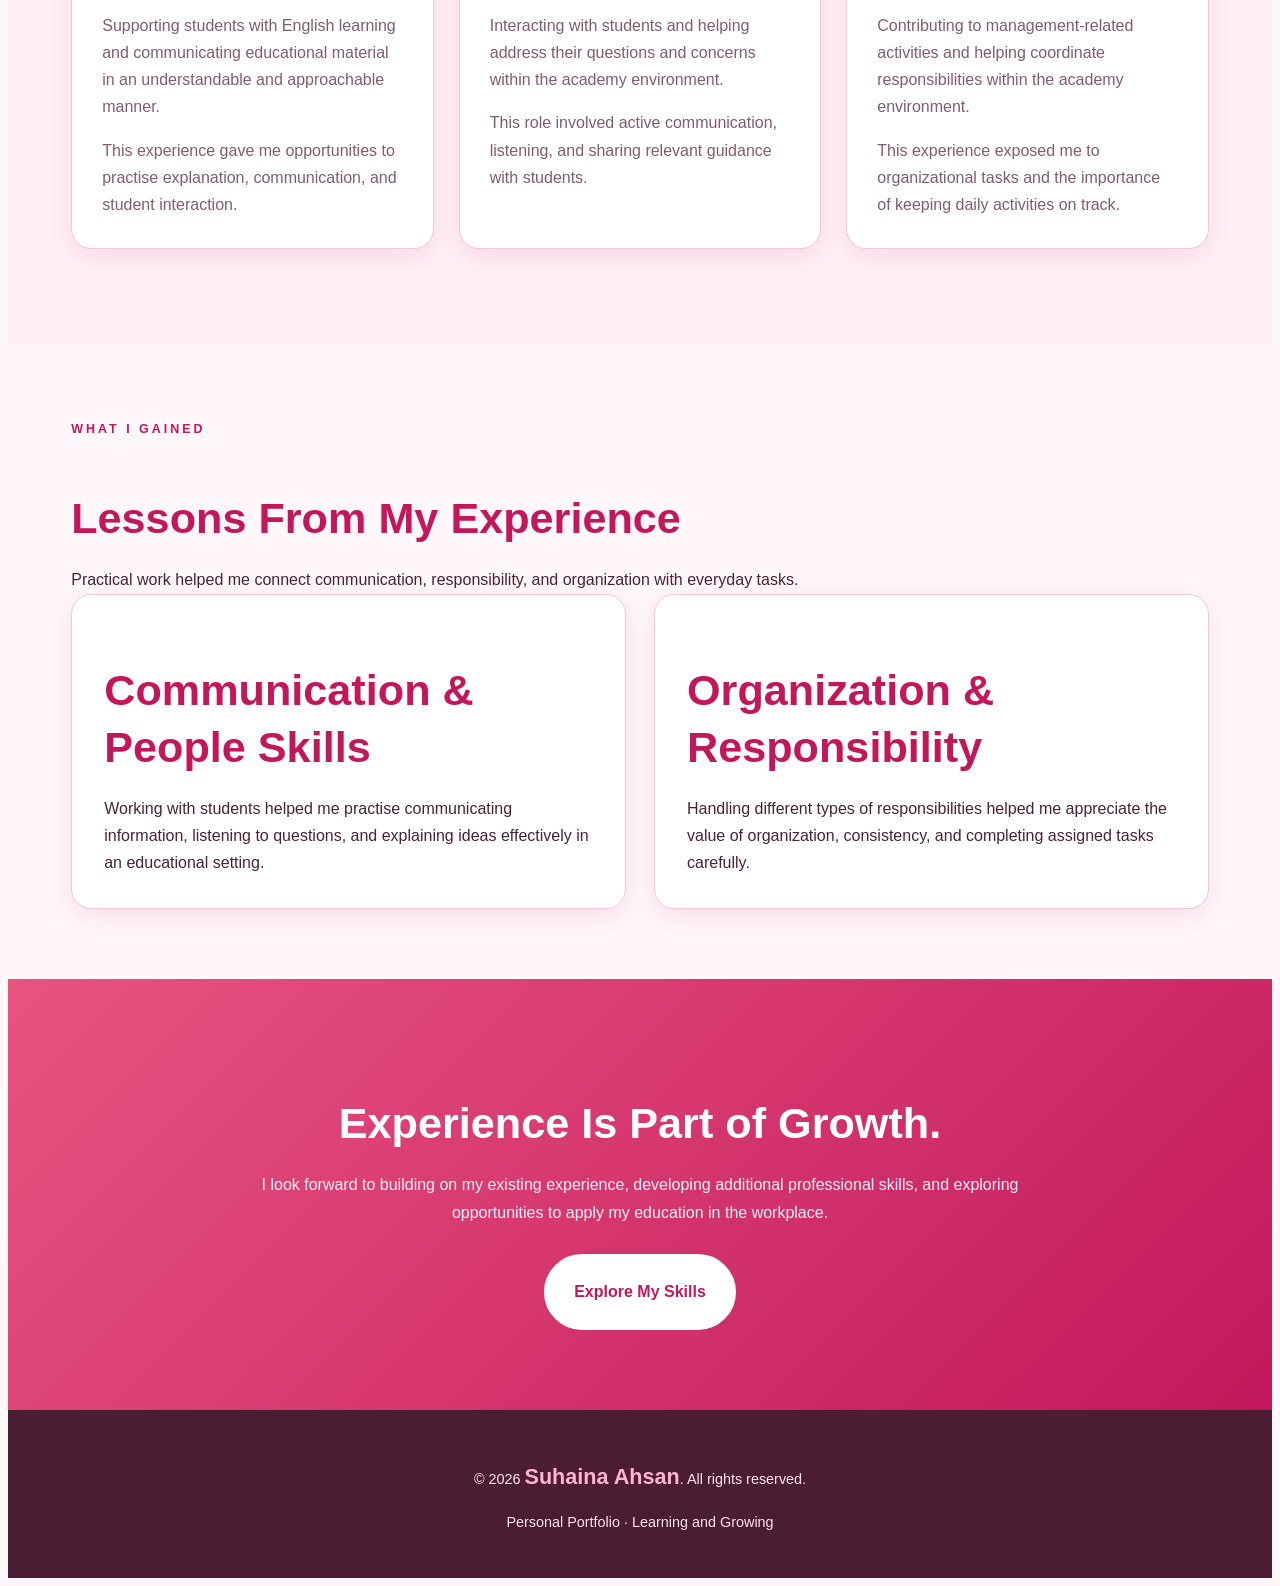
<file: experience.html>
<!DOCTYPE html>
<html lang="en">
<head>
  <meta charset="UTF-8">
  <meta name="viewport" content="width=device-width, initial-scale=1.0">
  <meta name="description" content="Explore Suhaina Ahsan's professional experience in student counselling, English teaching, and academy management.">

  <title>Experience | Suhaina Ahsan — Personal Portfolio</title>

  <link rel="stylesheet" href="style.css">
  <script src="script.js" defer></script>
</head>

<body>

  <!-- Skip Link for Accessibility -->
  <a href="#main-content" class="skip-link" style="position: absolute; left: -9999px; z-index: 999; padding: 1em; background: var(--sage-dark); color: var(--white);">Skip to main content</a>

  <!-- Navigation -->
  <header class="site-header">
    <nav class="container nav-container" aria-label="Main navigation">

      <a href="index.html" class="logo">Suhaina Ahsan.</a>

      <button class="menu-toggle" type="button"
        aria-label="Open navigation menu"
        aria-expanded="false"
        aria-controls="main-navigation">☰</button>

      <ul class="nav-links" id="main-navigation">
        <li><a href="index.html">Home</a></li>
        <li><a href="about.html">About</a></li>
        <li><a href="education.html">Education</a></li>
        <li><a href="skills.html">Skills</a></li>
        <li><a href="experience.html" class="active" aria-current="page">Experience</a></li>
        <li><a href="projects.html">Projects</a></li>
        <li><a href="interests.html">Interests</a></li>
        <li><a href="contact.html">Contact</a></li>
      </ul>

    </nav>
  </header>

  <main id="main-content">

    <!-- Page Hero -->
    <section class="page-hero">
      <div class="container page-hero-content">

        <span class="eyebrow">My Professional Journey</span>

        <h1>Experience &amp; <span>Responsibilities</span></h1>

        <p>
          My practical experience has introduced me to teaching,
          communication, student support, and day-to-day
          organizational responsibilities.
        </p>

      </div>
    </section>

    <!-- Experience Overview -->
    <section>
      <div class="container">

        <div class="section-heading">
          <span class="eyebrow">Work Experience</span>

          <h2>Learning Through Practical Work</h2>

          <p>
            An overview of the responsibilities I have undertaken
            in an academy environment.
          </p>
        </div>

        <article class="experience-card">

          <span class="eyebrow">Approximately One Year</span>

          <h2>Academy — Teaching, Counselling &amp; Management</h2>

          <p>
            Through my work at an academy, I gained experience in
            English teaching, student counselling, and management-related
            responsibilities. Working across these areas helped me
            understand the importance of communication, organization,
            and supporting students in an educational environment.
          </p>

          <p>
            <strong>Work areas:</strong>
            English teaching, student counselling, and academy management.
          </p>

        </article>

      </div>
    </section>

    <!-- Responsibilities -->
    <section class="soft-section">
      <div class="container">

        <div class="section-heading">
          <span class="eyebrow">My Responsibilities</span>

          <h2>Areas of Experience</h2>

          <p>
            The main areas in which I contributed during my
            academy experience.
          </p>
        </div>

        <div class="card-grid">

          <article class="info-card">

            <div class="card-icon" aria-hidden="true">01</div>

            <h3>English Teaching</h3>

            <p>
              Supporting students with English learning and
              communicating educational material in an understandable
              and approachable manner.
            </p>

            <p>
              This experience gave me opportunities to practise
              explanation, communication, and student interaction.
            </p>

          </article>

          <article class="info-card">

            <div class="card-icon" aria-hidden="true">02</div>

            <h3>Student Counselling</h3>

            <p>
              Interacting with students and helping address their
              questions and concerns within the academy environment.
            </p>

            <p>
              This role involved active communication, listening, and
              sharing relevant guidance with students.
            </p>

          </article>

          <article class="info-card">

            <div class="card-icon" aria-hidden="true">03</div>

            <h3>Management Responsibilities</h3>

            <p>
              Contributing to management-related activities and
              helping coordinate responsibilities within the
              academy environment.
            </p>

            <p>
              This experience exposed me to organizational tasks
              and the importance of keeping daily activities on track.
            </p>

          </article>

        </div>

      </div>
    </section>

    <!-- Professional Development -->
    <section>
      <div class="container">

        <div class="section-heading">

          <span class="eyebrow">What I Gained</span>

          <h2>Lessons From My Experience</h2>

          <p>
            Practical work helped me connect communication,
            responsibility, and organization with everyday tasks.
          </p>

        </div>

        <div class="about-layout">

          <article class="about-panel">

            <h2>Communication &amp; People Skills</h2>

            <p>
              Working with students helped me practise communicating
              information, listening to questions, and explaining
              ideas effectively in an educational setting.
            </p>

          </article>

          <article class="about-panel">

            <h2>Organization &amp; Responsibility</h2>

            <p>
              Handling different types of responsibilities helped
              me appreciate the value of organization, consistency,
              and completing assigned tasks carefully.
            </p>

          </article>

        </div>

      </div>
    </section>

    <!-- Closing -->
    <section class="cta-section">

      <div class="container">

        <h2>Experience Is Part of Growth.</h2>

        <p>
          I look forward to building on my existing experience,
          developing additional professional skills, and exploring
          opportunities to apply my education in the workplace.
        </p>

        <a href="skills.html" class="button">
          Explore My Skills
        </a>

      </div>

    </section>

  </main>

  <!-- Footer -->
  <footer class="site-footer">

    <div class="container footer-content">

      <p>
        &copy; <span class="current-year">2026</span>
        <span class="footer-name">Suhaina Ahsan</span>.
        All rights reserved.
      </p>

      <p>Personal Portfolio · Learning and Growing</p>

    </div>

  </footer>

</body>
</html>
</file>
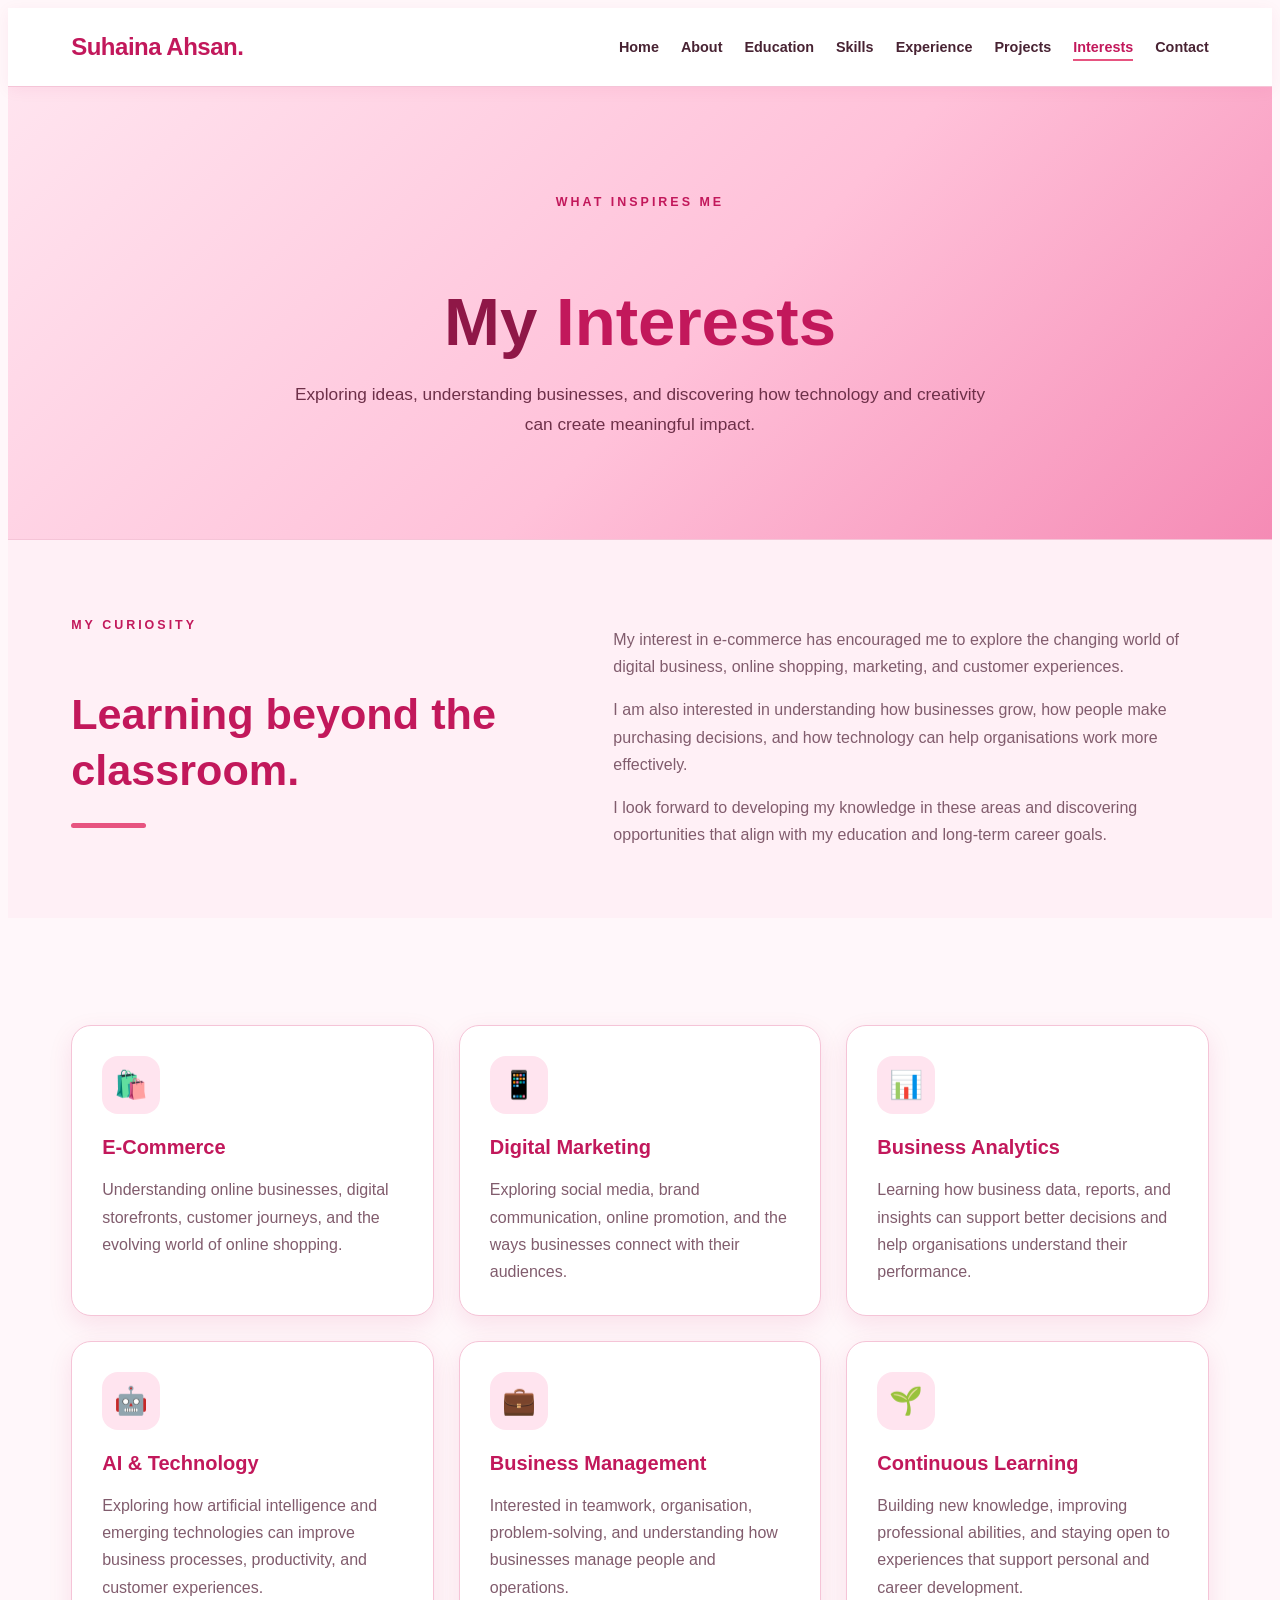
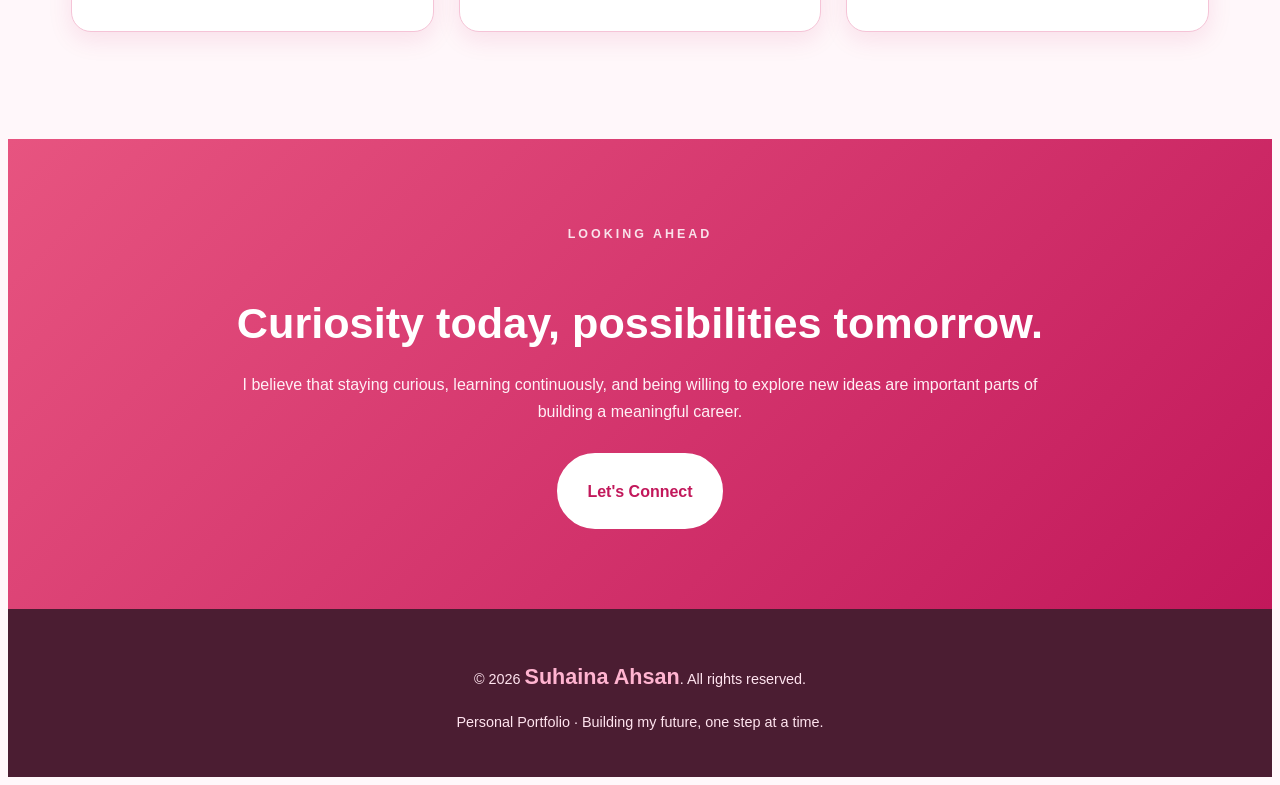
<file: interest.html>
<!DOCTYPE html>
<html lang="en">
<head>
    <meta charset="UTF-8">
    <meta name="viewport" content="width=device-width, initial-scale=1.0">
    <meta name="description" content="Explore Suhaina Ahsan's professional interests in E-Commerce, digital marketing, business analytics, AI and technology, and continuous learning.">
    <title>Interests | Suhaina Ahsan — Personal Portfolio</title>

    <link rel="stylesheet" href="style.css">
    <script src="script.js" defer></script>
</head>

<body>

<!-- Skip Link for Accessibility -->
<a href="#main-content" class="skip-link" style="position: absolute; left: -9999px; z-index: 999; padding: 1em; background: var(--sage-dark); color: var(--white);">Skip to main content</a>

<header class="site-header">
    <nav class="container nav-container" aria-label="Main navigation">

        <a href="index.html" class="logo">Suhaina Ahsan.</a>

        <button class="menu-toggle"
                type="button"
                aria-label="Open navigation menu"
                aria-controls="main-navigation"
                aria-expanded="false">
            ☰
        </button>

        <ul class="nav-links" id="main-navigation">
            <li><a href="index.html">Home</a></li>
            <li><a href="about.html">About</a></li>
            <li><a href="education.html">Education</a></li>
            <li><a href="skills.html">Skills</a></li>
            <li><a href="experience.html">Experience</a></li>
            <li><a href="projects.html">Projects</a></li>
            <li><a href="interests.html" class="active" aria-current="page">Interests</a></li>
            <li><a href="contact.html">Contact</a></li>
        </ul>

    </nav>
</header>

<main id="main-content">

    <!-- Page Hero -->
    <section class="page-hero">
        <div class="container page-hero-content">

            <span class="eyebrow">WHAT INSPIRES ME</span>

            <h1>My <span>Interests</span></h1>

            <p>
                Exploring ideas, understanding businesses, and discovering
                how technology and creativity can create meaningful impact.
            </p>

        </div>
    </section>

    <!-- Curiosity Section -->
    <section class="soft-section">
        <div class="container intro-grid">

            <div class="intro-title">
                <span class="eyebrow">MY CURIOSITY</span>

                <h2>Learning beyond the classroom.</h2>

                <div class="divider"></div>
            </div>

            <div class="intro-content">

                <p>
                    My interest in e-commerce has encouraged me to explore
                    the changing world of digital business, online shopping,
                    marketing, and customer experiences.
                </p>

                <p>
                    I am also interested in understanding how businesses
                    grow, how people make purchasing decisions, and how
                    technology can help organisations work more effectively.
                </p>

                <p>
                    I look forward to developing my knowledge in these areas
                    and discovering opportunities that align with my
                    education and long-term career goals.
                </p>

            </div>

        </div>
    </section>

    <!-- Interests Card Grid -->
    <section class="container" style="padding: 82px 0;">

        <div class="card-grid">

            <article class="info-card">
                <div class="card-icon" aria-hidden="true">🛍️</div>

                <h3>E-Commerce</h3>

                <p>
                    Understanding online businesses, digital storefronts,
                    customer journeys, and the evolving world of online
                    shopping.
                </p>
            </article>

            <article class="info-card">
                <div class="card-icon" aria-hidden="true">📱</div>

                <h3>Digital Marketing</h3>

                <p>
                    Exploring social media, brand communication, online
                    promotion, and the ways businesses connect with
                    their audiences.
                </p>
            </article>

            <article class="info-card">
                <div class="card-icon" aria-hidden="true">📊</div>

                <h3>Business Analytics</h3>

                <p>
                    Learning how business data, reports, and insights
                    can support better decisions and help organisations
                    understand their performance.
                </p>
            </article>

            <article class="info-card">
                <div class="card-icon" aria-hidden="true">🤖</div>

                <h3>AI &amp; Technology</h3>

                <p>
                    Exploring how artificial intelligence and emerging
                    technologies can improve business processes,
                    productivity, and customer experiences.
                </p>
            </article>

            <article class="info-card">
                <div class="card-icon" aria-hidden="true">💼</div>

                <h3>Business Management</h3>

                <p>
                    Interested in teamwork, organisation, problem-solving,
                    and understanding how businesses manage people
                    and operations.
                </p>
            </article>

            <article class="info-card">
                <div class="card-icon" aria-hidden="true">🌱</div>

                <h3>Continuous Learning</h3>

                <p>
                    Building new knowledge, improving professional
                    abilities, and staying open to experiences that
                    support personal and career development.
                </p>
            </article>

        </div>

    </section>

    <!-- Call to Action -->
    <section class="cta-section">

        <div class="container">

            <span class="eyebrow" style="color: rgba(255, 255, 255, 0.85);">LOOKING AHEAD</span>

            <h2>Curiosity today, possibilities tomorrow.</h2>

            <p>
                I believe that staying curious, learning continuously,
                and being willing to explore new ideas are important
                parts of building a meaningful career.
            </p>

            <a href="contact.html" class="button">
                Let's Connect
            </a>

        </div>

    </section>

</main>

<!-- Footer -->
<footer class="site-footer">

    <div class="container footer-content">

        <p>
            &copy; <span class="current-year">2026</span>
            <span class="footer-name">Suhaina Ahsan</span>.
            All rights reserved.
        </p>

        <p>Personal Portfolio · Building my future, one step at a time.</p>

    </div>

</footer>

</body>
</html>
</file>
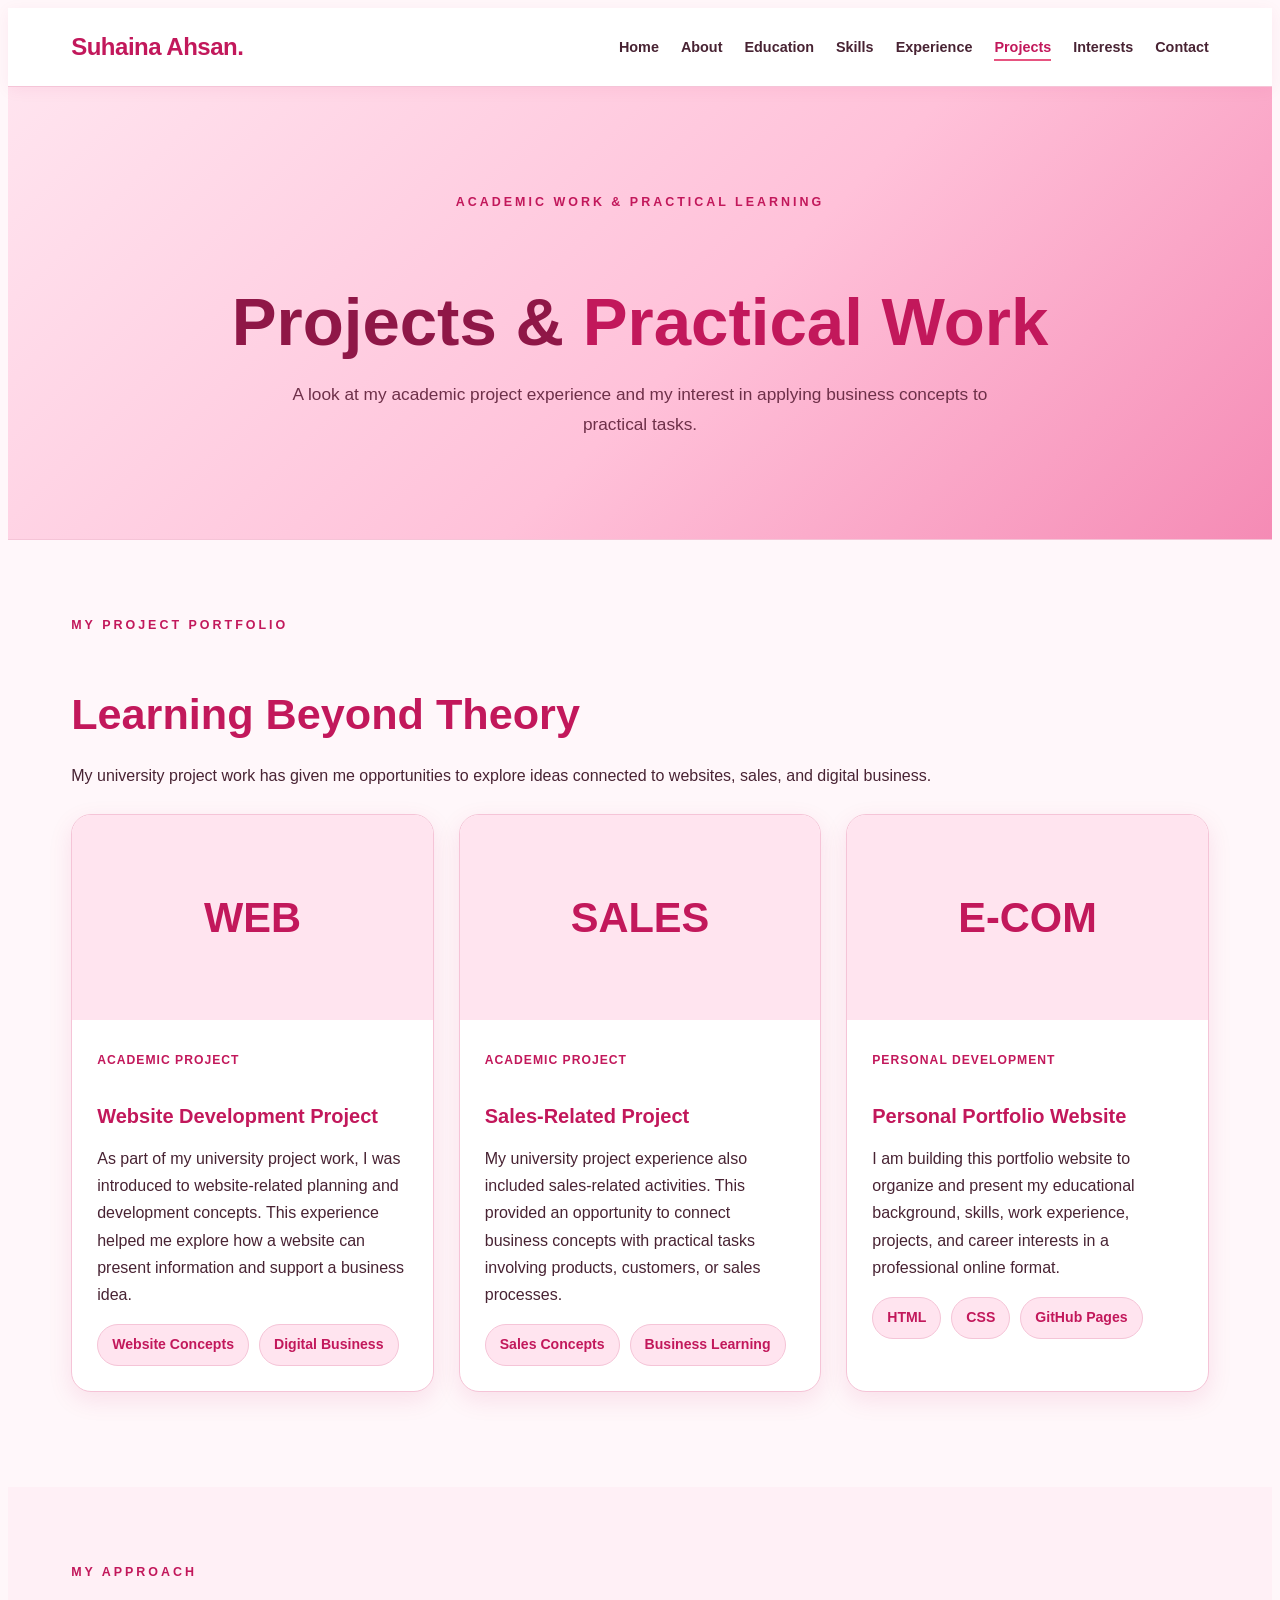
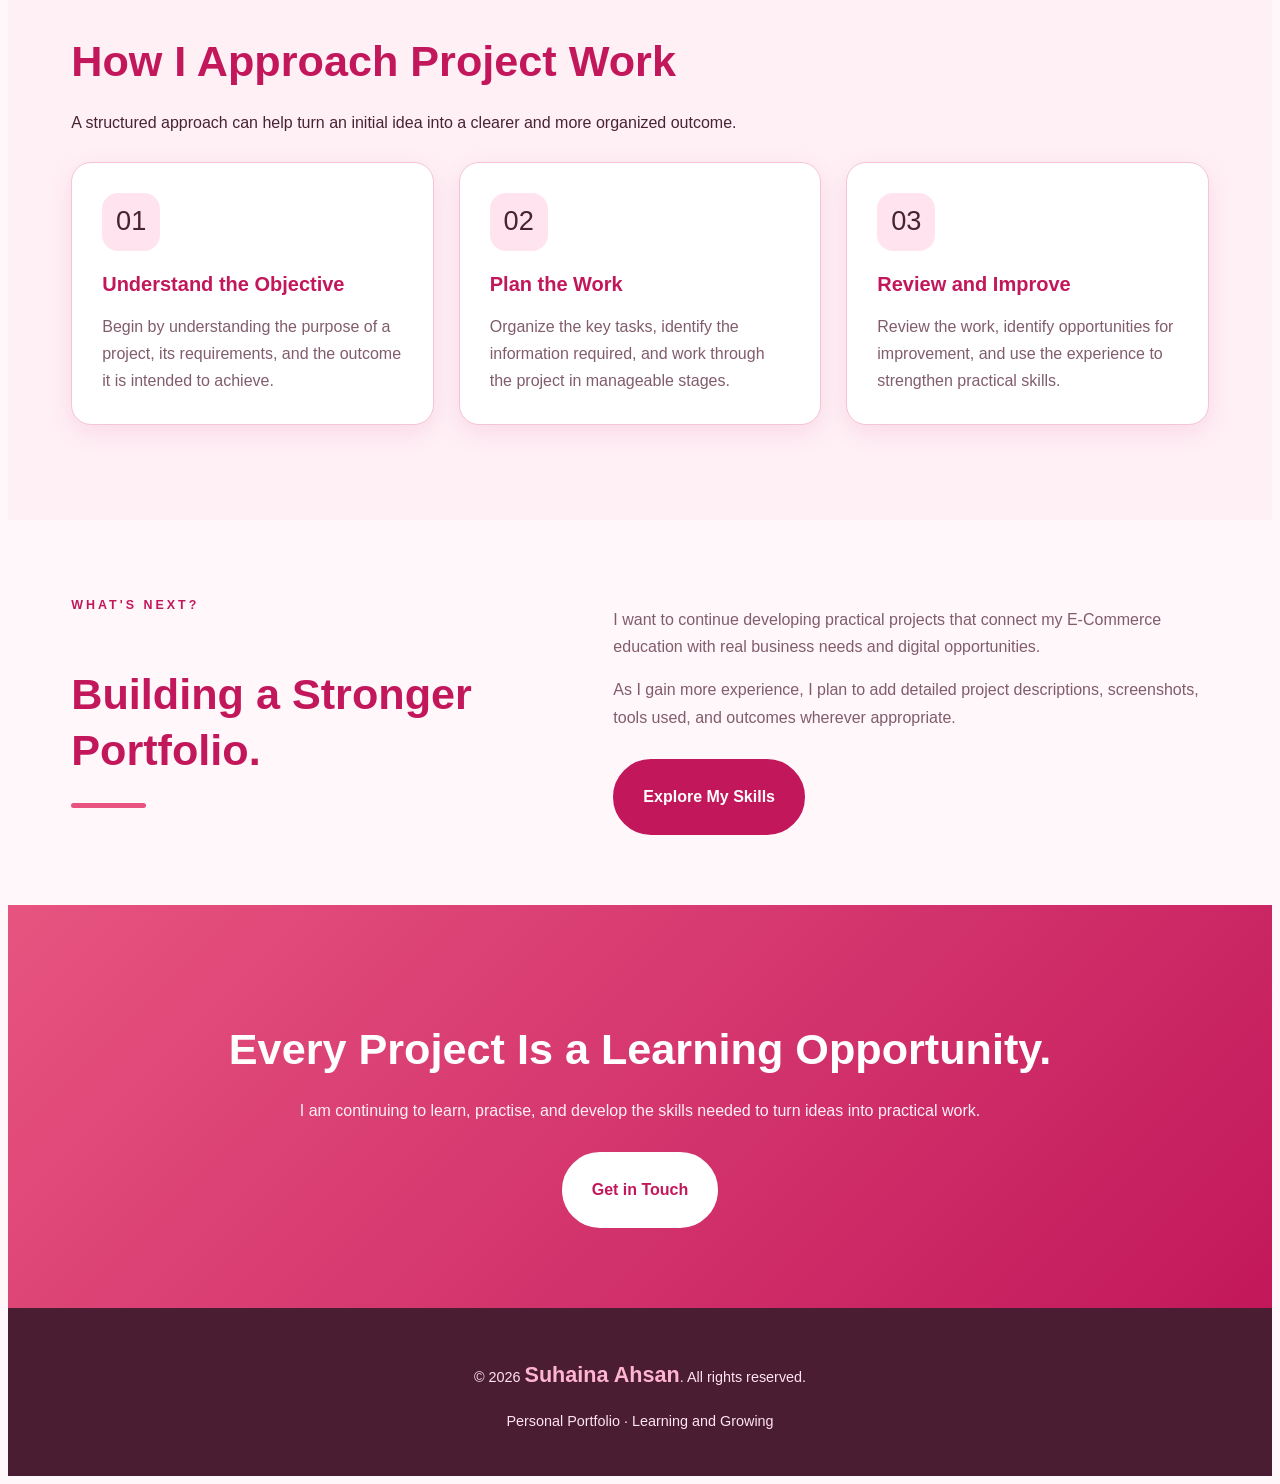
<file: projects.html>
<!DOCTYPE html>
<html lang="en">
<head>
  <meta charset="UTF-8">
  <meta name="viewport" content="width=device-width, initial-scale=1.0">

  <meta name="description" content="Explore Suhaina Ahsan's academic projects and practical work in E-Commerce, websites, sales-related activities, and her personal portfolio.">

  <title>Projects | Suhaina Ahsan — Personal Portfolio</title>

  <link rel="stylesheet" href="style.css">
  <script src="script.js" defer></script>
</head>

<body>

  <!-- Skip Link for Accessibility -->
  <a href="#main-content" class="skip-link" style="position: absolute; left: -9999px; z-index: 999; padding: 1em; background: var(--sage-dark); color: var(--white);">Skip to main content</a>

  <!-- Navigation -->
  <header class="site-header">
    <nav class="container nav-container" aria-label="Main navigation">

      <a href="index.html" class="logo">Suhaina Ahsan.</a>

      <button class="menu-toggle" type="button"
        aria-label="Open navigation menu"
        aria-expanded="false"
        aria-controls="main-navigation">☰</button>

      <ul class="nav-links" id="main-navigation">
        <li><a href="index.html">Home</a></li>
        <li><a href="about.html">About</a></li>
        <li><a href="education.html">Education</a></li>
        <li><a href="skills.html">Skills</a></li>
        <li><a href="experience.html">Experience</a></li>
        <li><a href="projects.html" class="active" aria-current="page">Projects</a></li>
        <li><a href="interests.html">Interests</a></li>
        <li><a href="contact.html">Contact</a></li>
      </ul>

    </nav>
  </header>


  <main id="main-content">

    <!-- Page Introduction -->
    <section class="page-hero">
      <div class="container page-hero-content">

        <span class="eyebrow">Academic Work &amp; Practical Learning</span>

        <h1>Projects &amp; <span>Practical Work</span></h1>

        <p>
          A look at my academic project experience and my interest
          in applying business concepts to practical tasks.
        </p>

      </div>
    </section>


    <!-- Projects Overview -->
    <section>
      <div class="container">

        <div class="section-heading">
          <span class="eyebrow">My Project Portfolio</span>

          <h2>Learning Beyond Theory</h2>

          <p>
            My university project work has given me opportunities
            to explore ideas connected to websites, sales, and
            digital business.
          </p>
        </div>

        <div class="card-grid">

          <!-- Project 1 -->
          <article class="project-card">

            <div class="project-card-top" aria-hidden="true">
              WEB
            </div>

            <div class="project-card-content">

              <span class="project-type">Academic Project</span>

              <h3>Website Development Project</h3>

              <p>
                As part of my university project work, I was introduced
                to website-related planning and development concepts.
                This experience helped me explore how a website can
                present information and support a business idea.
              </p>

              <div class="skill-tags">
                <span class="skill-tag">Website Concepts</span>
                <span class="skill-tag">Digital Business</span>
              </div>

            </div>

          </article>


          <!-- Project 2 -->
          <article class="project-card">

            <div class="project-card-top" aria-hidden="true">
              SALES
            </div>

            <div class="project-card-content">

              <span class="project-type">Academic Project</span>

              <h3>Sales-Related Project</h3>

              <p>
                My university project experience also included
                sales-related activities. This provided an opportunity
                to connect business concepts with practical tasks
                involving products, customers, or sales processes.
              </p>

              <div class="skill-tags">
                <span class="skill-tag">Sales Concepts</span>
                <span class="skill-tag">Business Learning</span>
              </div>

            </div>

          </article>


          <!-- Project 3 -->
          <article class="project-card">

            <div class="project-card-top" aria-hidden="true">
              E-COM
            </div>

            <div class="project-card-content">

              <span class="project-type">Personal Development</span>

              <h3>Personal Portfolio Website</h3>

              <p>
                I am building this portfolio website to organize
                and present my educational background, skills,
                work experience, projects, and career interests
                in a professional online format.
              </p>

              <div class="skill-tags">
                <span class="skill-tag">HTML</span>
                <span class="skill-tag">CSS</span>
                <span class="skill-tag">GitHub Pages</span>
              </div>

            </div>

          </article>

        </div>

      </div>
    </section>


    <!-- Project Approach -->
    <section class="soft-section">
      <div class="container">

        <div class="section-heading">

          <span class="eyebrow">My Approach</span>

          <h2>How I Approach Project Work</h2>

          <p>
            A structured approach can help turn an initial idea
            into a clearer and more organized outcome.
          </p>

        </div>

        <div class="card-grid">

          <article class="info-card">

            <div class="card-icon" aria-hidden="true">01</div>

            <h3>Understand the Objective</h3>

            <p>
              Begin by understanding the purpose of a project,
              its requirements, and the outcome it is intended
              to achieve.
            </p>

          </article>

          <article class="info-card">

            <div class="card-icon" aria-hidden="true">02</div>

            <h3>Plan the Work</h3>

            <p>
              Organize the key tasks, identify the information
              required, and work through the project in manageable
              stages.
            </p>

          </article>

          <article class="info-card">

            <div class="card-icon" aria-hidden="true">03</div>

            <h3>Review and Improve</h3>

            <p>
              Review the work, identify opportunities for improvement,
              and use the experience to strengthen practical skills.
            </p>

          </article>

        </div>

      </div>
    </section>


    <!-- Future Goals -->
    <section>
      <div class="container intro-grid">

        <div class="intro-title">

          <span class="eyebrow">What's Next?</span>

          <h2>Building a Stronger Portfolio.</h2>

          <div class="divider"></div>

        </div>

        <div class="intro-content">

          <p>
            I want to continue developing practical projects that
            connect my E-Commerce education with real business
            needs and digital opportunities.
          </p>

          <p>
            As I gain more experience, I plan to add detailed
            project descriptions, screenshots, tools used, and
            outcomes wherever appropriate.
          </p>

          <a href="skills.html" class="button">
            Explore My Skills
          </a>

        </div>

      </div>
    </section>


    <!-- Closing -->
    <section class="cta-section">

      <div class="container">

        <h2>Every Project Is a Learning Opportunity.</h2>

        <p>
          I am continuing to learn, practise, and develop the
          skills needed to turn ideas into practical work.
        </p>

        <a href="contact.html" class="button">
          Get in Touch
        </a>

      </div>

    </section>

  </main>


  <!-- Footer -->
  <footer class="site-footer">

    <div class="container footer-content">

      <p>
        &copy; <span class="current-year">2026</span>
        <span class="footer-name">Suhaina Ahsan</span>.
        All rights reserved.
      </p>

      <p>Personal Portfolio · Learning and Growing</p>

    </div>

  </footer>

</body>
</html>
</file>
<file: style.css>
/* =====================================

SUHAINA AHSAN — PINK PORTFOLIO THEME

Baby Pink + Dark Pink

===================================== */



:root {

--primary: #e75480;

--primary-dark: #c2185b;

--primary-light: #ffe4ef;

--background: #fff7fa;

--surface: #ffffff;

--text: #482333;

--text-light: #815c6d;

--border: #f5c4d7;

--shadow: 0 8px 25px rgba(199, 24, 91, 0.10);

--radius: 20px;

--max-width: 1150px;

}



/* GENERAL */



{
margin: 0;

padding: 0;

box-sizing: border-box;

}



html {

scroll-behavior: smooth;

scroll-padding-top: 90px;

}



body {

font-family: Arial, Helvetica, sans-serif;

background: var(--background);

color: var(--text);

line-height: 1.7;

overflow-x: hidden;

}



a {

color: var(--primary-dark);

text-decoration: none;

transition: 0.3s ease;

}



a:hover {

color: var(--primary);

}



img {

max-width: 100%;

display: block;

}



.container {

width: 90%;

max-width: var(--max-width);

margin: 0 auto;

}



section {

padding: 70px 0;

}



/* NAVIGATION */



.site-header {

background: rgba(255, 255, 255, 0.96);

border-bottom: 1px solid var(--border);

position: sticky;

top: 0;

z-index: 1000;

box-shadow: 0 3px 15px rgba(199, 24, 91, 0.06);

backdrop-filter: blur(14px);

-webkit-backdrop-filter: blur(14px);

}



.nav-container,

.navbar {

min-height: 78px;

display: flex;

justify-content: space-between;

align-items: center;

gap: 20px;

}



/* WEBSITE LOGO */



.logo {

display: flex;

align-items: center;

gap: 10px;

font-size: 1.5rem;

font-weight: 850;

color: var(--primary-dark);

letter-spacing: -0.5px;

white-space: nowrap;

}



.logo:hover {

color: var(--primary);

}



.logo-image {

width: 45px;

height: 45px;

object-fit: contain;

border-radius: 50%;

flex-shrink: 0;

}



.logo span {

color: var(--primary-dark);

}



/* NAVIGATION LINKS */



.nav-links {

display: flex;

list-style: none;

align-items: center;

gap: 22px;

}



.nav-links a {

color: var(--text);

font-size: 0.9rem;

font-weight: 650;

position: relative;

}



.nav-links a:hover,

.nav-links a.active {

color: var(--primary-dark);

}



.nav-links a::after {

position: absolute;

right: 0;

bottom: -6px;

left: 0;

height: 2px;

background: var(--primary);

content: "";

transform: scaleX(0);

transform-origin: left;

transition: transform 0.2s ease;

}



.nav-links a:hover::after,

.nav-links a.active::after {

transform: scaleX(1);

}



/* MOBILE MENU BUTTON */



.menu-toggle {

display: none;

border: 1px solid var(--border);

background: var(--primary-light);

color: var(--primary-dark);

font-size: 1.4rem;

width: 44px;

height: 44px;

align-items: center;

justify-content: center;

border-radius: 12px;

cursor: pointer;

}



/* PAGE HERO */



.page-hero {

background: linear-gradient(

135deg,

#ffe4ef 0%,

#ffc1d9 55%,

#f58bb5 100%

);

padding: 100px 0;

text-align: center;

position: relative;

overflow: hidden;

border-bottom: 1px solid var(--border);

}



.page-hero-content {

max-width: 850px;

margin: 0 auto;

}



.eyebrow {

color: var(--primary-dark);

font-size: 0.78rem;

font-weight: 800;

letter-spacing: 3px;

text-transform: uppercase;

margin-bottom: 14px;

display: inline-block;

}



.page-hero h1 {

color: #8f1747;

font-size: clamp(2.5rem, 6vw, 4.2rem);

line-height: 1.15;

margin-bottom: 20px;

}



.page-hero h1 span {

color: var(--primary-dark);

}



.page-hero p:not(.eyebrow) {

max-width: 700px;

margin: 0 auto;

color: #6e3049;

font-size: 1.08rem;

}



/* HEADINGS */



h1,

h2,

h3 {

line-height: 1.3;

font-weight: 750;

}



h2 {

font-size: clamp(1.8rem, 4vw, 2.7rem);

color: var(--primary-dark);

margin-bottom: 20px;

}



h3 {

font-size: 1.25rem;

color: var(--primary-dark);

margin-bottom: 12px;

}



p {

margin-bottom: 16px;

}



p:last-child {

margin-bottom: 0;

}



/* INTRODUCTION */



.intro-grid {

display: grid;

grid-template-columns: 0.9fr 1.1fr;

gap: 55px;

align-items: start;

}



.intro-title h2 {

max-width: 450px;

}



.intro-content {

color: var(--text-light);

}



.divider {

width: 75px;

height: 5px;

background: var(--primary);

border-radius: 10px;

margin-top: 25px;

}



/* BACKGROUND SECTIONS */



.soft-section {

background: #fff0f6;

}



/* CARDS */



.card-grid {

display: grid;

grid-template-columns: repeat(3, minmax(0, 1fr));

gap: 25px;

margin-top: 25px;

margin-bottom: 25px;

}



.info-card {

background: var(--surface);

border: 1px solid var(--border);

border-radius: var(--radius);

padding: 30px;

box-shadow: var(--shadow);

transition: transform 0.3s ease, box-shadow 0.3s ease;

}



.info-card:hover {

transform: translateY(-6px);

box-shadow: 0 15px 35px rgba(199, 24, 91, 0.15);

}



.info-card p {

color: var(--text-light);

margin-bottom: 0;

}



.card-icon {

width: 58px;

height: 58px;

display: flex;

align-items: center;

justify-content: center;

background: var(--primary-light);

border-radius: 16px;

font-size: 1.7rem;

margin-bottom: 20px;

}



/* BUTTONS */



.button {

display: inline-flex;

min-height: 48px;

align-items: center;

justify-content: center;

background: var(--primary-dark);

color: #ffffff;

padding: 12px 28px;

border: 2px solid var(--primary-dark);

border-radius: 50px;

font-weight: 750;

margin-top: 12px;

transition: 0.3s ease;

}



.button:hover {

background: #ffffff;

color: var(--primary-dark);

transform: translateY(-2px);

box-shadow: var(--shadow);

}



/* HOME PAGE */



.hero {

background:

radial-gradient(

circle at 85% 15%,

rgba(255, 228, 239, 0.85),

transparent 35%

),

var(--background);

padding: 100px 0;

}



.hero h1 {

color: var(--primary-dark);

font-size: clamp(2.5rem, 6vw, 4.2rem);

}



.hero p {

color: var(--text-light);

}



.highlight {

color: var(--primary);

}



/* TIMELINE */



.timeline {

position: relative;

max-width: 850px;

margin: 0 auto;

padding-left: 32px;

}



.timeline::before {

position: absolute;

top: 8px;

bottom: 8px;

left: 7px;

width: 2px;

background: var(--border);

content: "";

}



.timeline-item {

position: relative;

margin-bottom: 28px;

padding: 27px;

border: 1px solid var(--border);

border-radius: var(--radius);

background: var(--surface);

box-shadow: var(--shadow);

}



.timeline-item:last-child {

margin-bottom: 0;

}



.timeline-item::before {

position: absolute;

top: 32px;

left: -33px;

width: 14px;

height: 14px;

border: 4px solid var(--background);

border-radius: 50%;

background: var(--primary-dark);

content: "";

}



.timeline-date {

display: inline-block;

margin-bottom: 10px;

color: var(--primary-dark);

font-size: 0.84rem;

font-weight: 800;

}



/* ABOUT PAGE */



.about-layout {

display: grid;

grid-template-columns: 1fr 1fr;

gap: 28px;

align-items: stretch;

}



.about-panel {

padding: 32px;

border: 1px solid var(--border);

border-radius: var(--radius);

background: var(--surface);

box-shadow: var(--shadow);

}



/* SKILLS PAGE */



.skill-groups {

display: grid;

grid-template-columns: repeat(2, minmax(0, 1fr));

gap: 24px;

}



.skill-group {

padding: 30px;

border: 1px solid var(--border);

border-radius: var(--radius);

background: var(--surface);

box-shadow: var(--shadow);

}



.skill-tags {

display: flex;

flex-wrap: wrap;

gap: 10px;

margin-top: 15px;

}



.skill-tag {

display: inline-block;

padding: 8px 14px;

border: 1px solid var(--border);

border-radius: 999px;

background: var(--primary-light);

color: var(--primary-dark);

font-size: 0.88rem;

font-weight: 700;

}



/* PROJECTS PAGE */



.project-card {

overflow: hidden;

border: 1px solid var(--border);

border-radius: var(--radius);

background: var(--surface);

box-shadow: var(--shadow);

}



.project-card-top {

display: flex;

min-height: 155px;

align-items: center;

justify-content: center;

padding: 25px;

background: var(--primary-light);

color: var(--primary-dark);

font-size: 2.6rem;

font-weight: 850;

}



.project-card-content {

padding: 25px;

}



.project-type {

display: inline-block;

margin-bottom: 12px;

color: var(--primary-dark);

font-size: 0.76rem;

font-weight: 850;

letter-spacing: 1px;

text-transform: uppercase;

}



/* CTA SECTION */



.cta-section {

background: linear-gradient(

135deg,

#e75480,

#c2185b

);

text-align: center;

padding: 80px 20px;

color: #ffffff;

}



.cta-section .container {

max-width: 850px;

}



.cta-section .eyebrow,

.cta-section h2 {

color: #ffffff;

}



.cta-section p {

color: #fff0f6;

}



.cta-section .button {

background: #ffffff;

color: var(--primary-dark);

border-color: #ffffff;

}



.cta-section .button:hover {

background: #ffe4ef;

color: var(--primary-dark);

}



/* FOOTER */



.site-footer {

background: #4b1d32;

color: #ffe4ef;

padding: 35px 0;

text-align: center;

}



.footer-content p {

margin-bottom: 8px;

font-size: 0.9rem;

}



.footer-name {

color: #ffb4d0;

font-size: 1.35rem !important;

font-weight: 800;

}



/* FOOTER LOGO */



.footer-logo {

display: flex;

align-items: center;

justify-content: center;

gap: 10px;

margin-bottom: 15px;

}



.footer-logo .logo-image {

width: 40px;

height: 40px;

object-fit: contain;

border-radius: 50%;

}



/* GENERAL LISTS */



main ul:not(.nav-links) {

padding-left: 22px;

}



main li {

margin-bottom: 8px;

}



/* ACCESSIBILITY */



.skip-link {

position: absolute;

left: -9999px;

z-index: 999;

padding: 1em;

background: var(--primary-dark);

color: #ffffff;

}



.skip-link:focus {

left: 20px;

top: 20px;

}



/* TABLET RESPONSIVE DESIGN */



@media (max-width: 900px) {



.nav-links {

gap: 15px;

}



.nav-links a {

font-size: 0.85rem;

}



.card-grid {

grid-template-columns: repeat(2, minmax(0, 1fr));

}



.intro-grid,

.about-layout,

.skill-groups {

grid-template-columns: 1fr;

gap: 30px;

}

}



/* MOBILE RESPONSIVE DESIGN */



@media (max-width: 700px) {



.nav-container,

.navbar {

min-height: 70px;

flex-wrap: wrap;

}



.logo {

font-size: 1.3rem;

}



.logo-image {

width: 40px;

height: 40px;

}



.menu-toggle {

display: inline-flex;

}



.nav-links {

position: absolute;

top: calc(100% + 1px);

right: 0;

left: 0;

display: none;

flex-direction: column;

align-items: stretch;

gap: 0;

padding: 10px 20px 18px;

border-bottom: 1px solid var(--border);

background: var(--surface);

box-shadow: 0 15px 25px rgba(199, 24, 91, 0.08);

}



.nav-links.open {

display: flex;

}



.nav-links li {

width: 100%;

}



.nav-links a {

display: block;

padding: 12px 5px;

font-size: 0.95rem;

}



.nav-links a::after {

display: none;

}



.page-hero {

padding: 75px 0;

}



.hero {

padding: 75px 0;

}



section {

padding: 50px 0;

}



.card-grid {

grid-template-columns: 1fr;

}



.info-card,

.about-panel,

.skill-group {

padding: 25px;

}



.timeline {

padding-left: 26px;

}



.timeline-item {

padding: 23px;

}



.timeline-item::before {

left: -27px;

}



.cta-section {

padding: 60px 20px;

}

}
</file>
